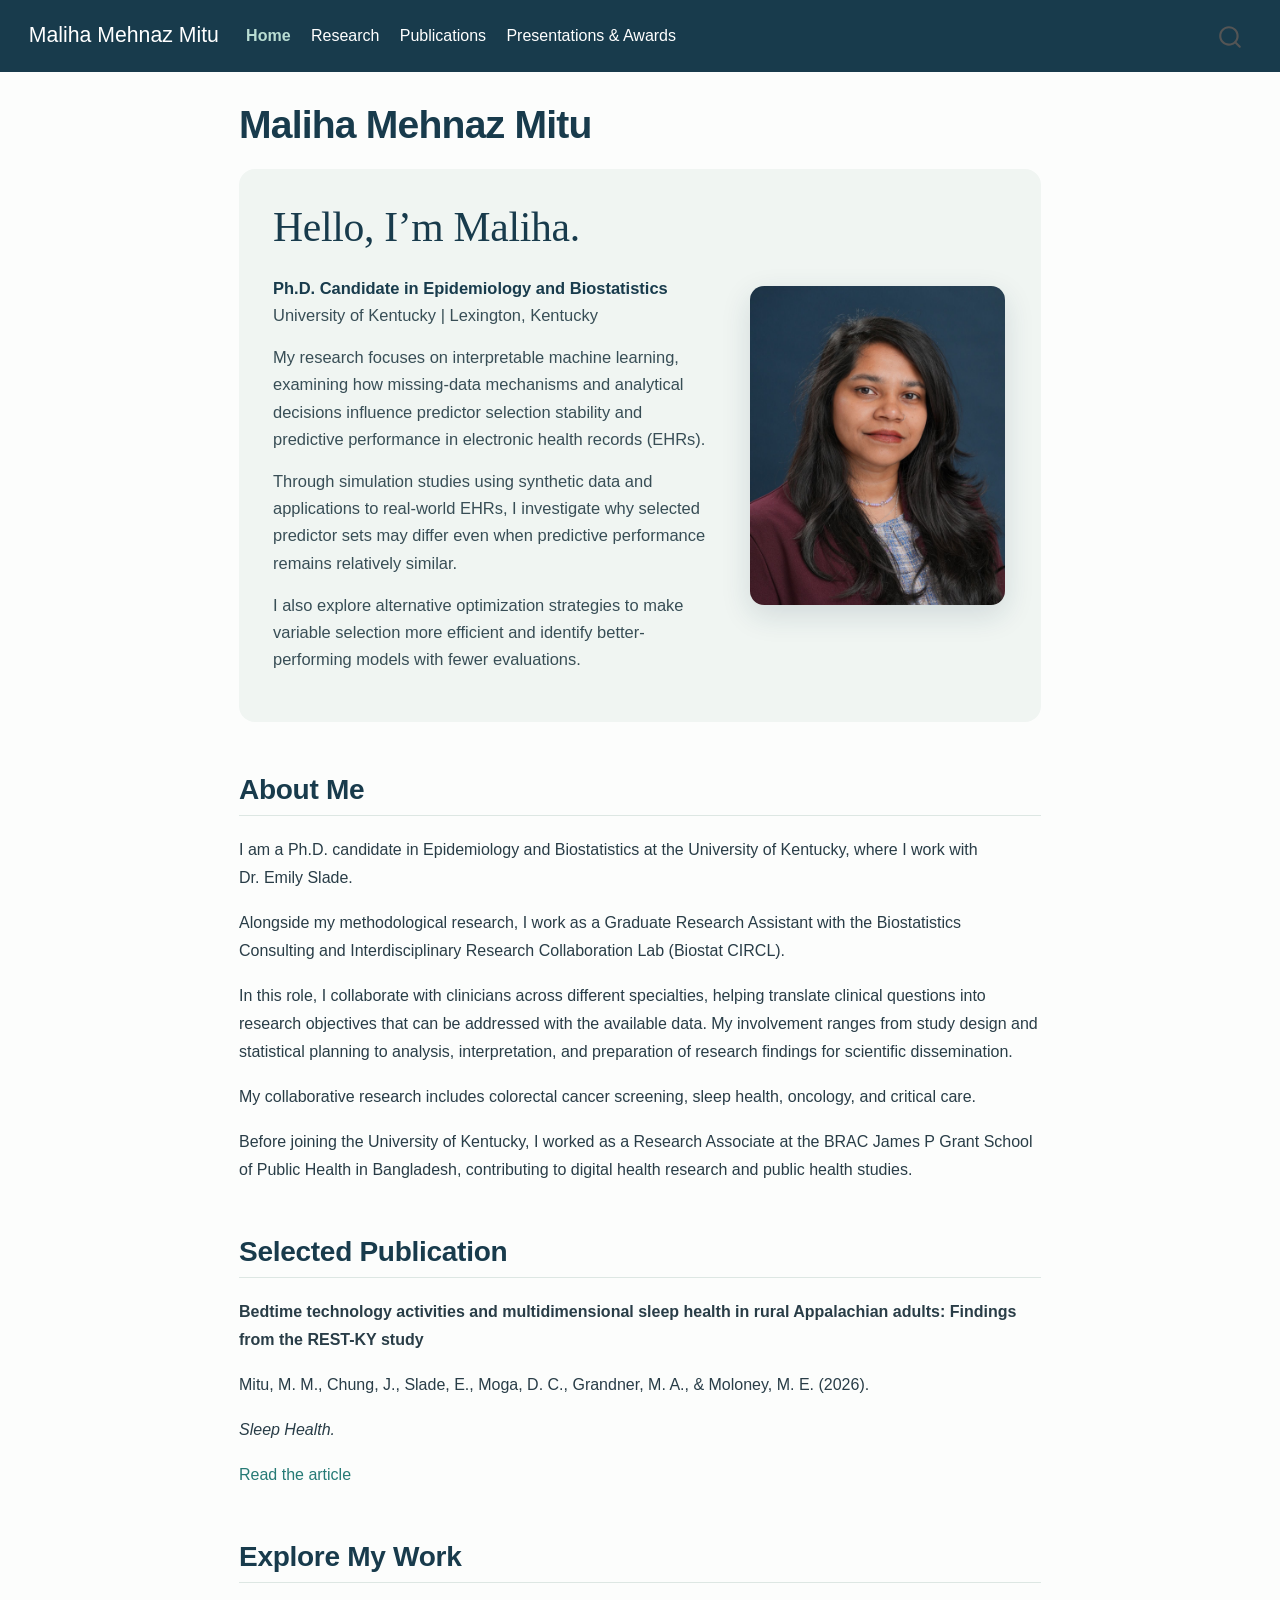
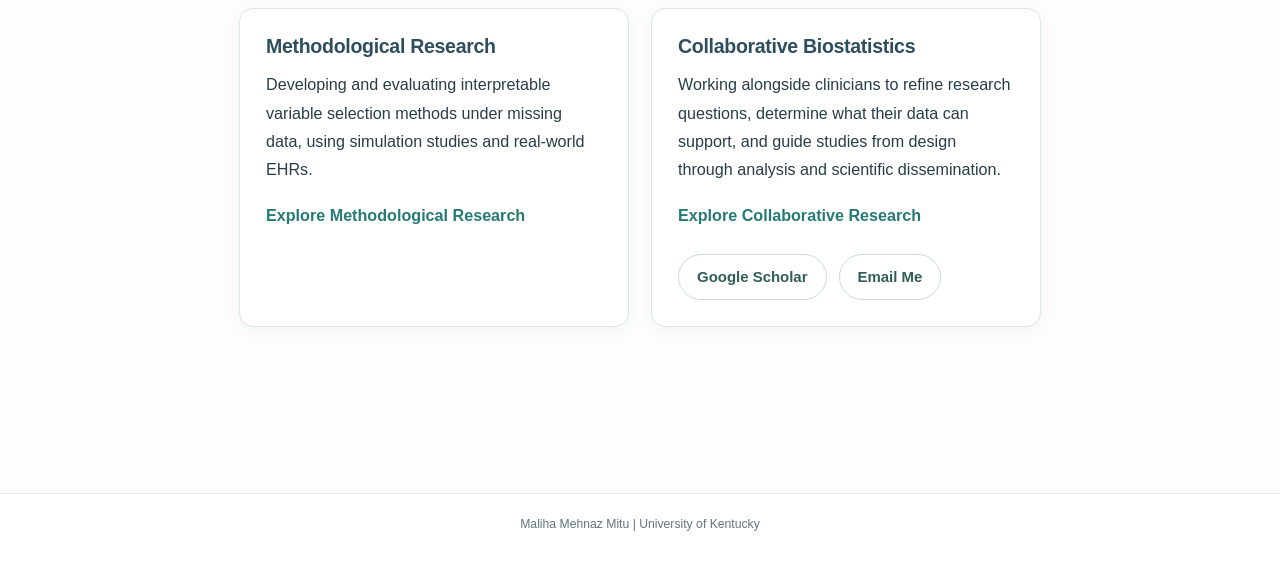
<file: index.html>
<!DOCTYPE html>
<html xmlns="http://www.w3.org/1999/xhtml" lang="en" xml:lang="en"><head>

<meta charset="utf-8">
<meta name="generator" content="quarto-1.7.32">

<meta name="viewport" content="width=device-width, initial-scale=1.0, user-scalable=yes">


<title>Maliha Mehnaz Mitu</title>
<style>
code{white-space: pre-wrap;}
span.smallcaps{font-variant: small-caps;}
div.columns{display: flex; gap: min(4vw, 1.5em);}
div.column{flex: auto; overflow-x: auto;}
div.hanging-indent{margin-left: 1.5em; text-indent: -1.5em;}
ul.task-list{list-style: none;}
ul.task-list li input[type="checkbox"] {
  width: 0.8em;
  margin: 0 0.8em 0.2em -1em; /* quarto-specific, see https://github.com/quarto-dev/quarto-cli/issues/4556 */ 
  vertical-align: middle;
}
</style>


<script src="site_libs/quarto-nav/quarto-nav.js"></script>
<script src="site_libs/quarto-nav/headroom.min.js"></script>
<script src="site_libs/clipboard/clipboard.min.js"></script>
<script src="site_libs/quarto-search/autocomplete.umd.js"></script>
<script src="site_libs/quarto-search/fuse.min.js"></script>
<script src="site_libs/quarto-search/quarto-search.js"></script>
<meta name="quarto:offset" content="./">
<script src="site_libs/quarto-html/quarto.js" type="module"></script>
<script src="site_libs/quarto-html/tabsets/tabsets.js" type="module"></script>
<script src="site_libs/quarto-html/popper.min.js"></script>
<script src="site_libs/quarto-html/tippy.umd.min.js"></script>
<script src="site_libs/quarto-html/anchor.min.js"></script>
<link href="site_libs/quarto-html/tippy.css" rel="stylesheet">
<link href="site_libs/quarto-html/quarto-syntax-highlighting-37eea08aefeeee20ff55810ff984fec1.css" rel="stylesheet" id="quarto-text-highlighting-styles">
<script src="site_libs/bootstrap/bootstrap.min.js"></script>
<link href="site_libs/bootstrap/bootstrap-icons.css" rel="stylesheet">
<link href="site_libs/bootstrap/bootstrap-576e3046620f543f50f94cc14fea882b.min.css" rel="stylesheet" append-hash="true" id="quarto-bootstrap" data-mode="light">
<script id="quarto-search-options" type="application/json">{
  "location": "navbar",
  "copy-button": false,
  "collapse-after": 3,
  "panel-placement": "end",
  "type": "overlay",
  "limit": 50,
  "keyboard-shortcut": [
    "f",
    "/",
    "s"
  ],
  "show-item-context": false,
  "language": {
    "search-no-results-text": "No results",
    "search-matching-documents-text": "matching documents",
    "search-copy-link-title": "Copy link to search",
    "search-hide-matches-text": "Hide additional matches",
    "search-more-match-text": "more match in this document",
    "search-more-matches-text": "more matches in this document",
    "search-clear-button-title": "Clear",
    "search-text-placeholder": "",
    "search-detached-cancel-button-title": "Cancel",
    "search-submit-button-title": "Submit",
    "search-label": "Search"
  }
}</script>
<style>html{ scroll-behavior: smooth; }</style>


<link rel="stylesheet" href="styles.css">
</head>

<body class="nav-fixed fullcontent quarto-light">

<div id="quarto-search-results"></div>
  <header id="quarto-header" class="headroom fixed-top">
    <nav class="navbar navbar-expand-lg " data-bs-theme="dark">
      <div class="navbar-container container-fluid">
      <div class="navbar-brand-container mx-auto">
    <a class="navbar-brand" href="./index.html">
    <span class="navbar-title">Maliha Mehnaz Mitu</span>
    </a>
  </div>
            <div id="quarto-search" class="" title="Search"></div>
          <button class="navbar-toggler" type="button" data-bs-toggle="collapse" data-bs-target="#navbarCollapse" aria-controls="navbarCollapse" role="menu" aria-expanded="false" aria-label="Toggle navigation" onclick="if (window.quartoToggleHeadroom) { window.quartoToggleHeadroom(); }">
  <span class="navbar-toggler-icon"></span>
</button>
          <div class="collapse navbar-collapse" id="navbarCollapse">
            <ul class="navbar-nav navbar-nav-scroll me-auto">
  <li class="nav-item">
    <a class="nav-link active" href="./index.html" aria-current="page"> 
<span class="menu-text">Home</span></a>
  </li>  
  <li class="nav-item">
    <a class="nav-link" href="./research.html"> 
<span class="menu-text">Research</span></a>
  </li>  
  <li class="nav-item">
    <a class="nav-link" href="./publications.html"> 
<span class="menu-text">Publications</span></a>
  </li>  
  <li class="nav-item">
    <a class="nav-link" href="./presentations.html"> 
<span class="menu-text">Presentations &amp; Awards</span></a>
  </li>  
</ul>
          </div> <!-- /navcollapse -->
            <div class="quarto-navbar-tools">
</div>
      </div> <!-- /container-fluid -->
    </nav>
</header>
<!-- content -->
<div id="quarto-content" class="quarto-container page-columns page-rows-contents page-layout-article page-navbar">
<!-- sidebar -->
<!-- margin-sidebar -->
    
<!-- main -->
<main class="content" id="quarto-document-content"><header id="title-block-header" class="quarto-title-block"><h1 class="title display-7">Maliha Mehnaz Mitu</h1></header>

<header id="title-block-header">


</header>


<div class="home-hero">
<div class="hero-layout">
<section id="hello-im-maliha." class="level2 hero-text">
<h2 class="anchored" data-anchor-id="hello-im-maliha.">Hello, I’m Maliha.</h2>
<p><strong>Ph.D.&nbsp;Candidate in Epidemiology and Biostatistics</strong><br>
University of Kentucky | Lexington, Kentucky</p>
<p>My research focuses on interpretable machine learning, examining how missing-data mechanisms and analytical decisions influence predictor selection stability and predictive performance in electronic health records (EHRs).</p>
<p>Through simulation studies using synthetic data and applications to real-world EHRs, I investigate why selected predictor sets may differ even when predictive performance remains relatively similar.</p>
<p>I also explore alternative optimization strategies to make variable selection more efficient and identify better-performing models with fewer evaluations.</p>
</section>
<div class="hero-image">
<p><img src="profile.jpg" class="profile-photo img-fluid" alt="Portrait of Maliha Mehnaz Mitu"></p>
</div>
</div>
</div>
<section id="about-me" class="level2">
<h2 class="anchored" data-anchor-id="about-me">About Me</h2>
<p>I am a Ph.D.&nbsp;candidate in Epidemiology and Biostatistics at the University of Kentucky, where I work with Dr.&nbsp;Emily Slade.</p>
<p>Alongside my methodological research, I work as a Graduate Research Assistant with the Biostatistics Consulting and Interdisciplinary Research Collaboration Lab (Biostat CIRCL).</p>
<p>In this role, I collaborate with clinicians across different specialties, helping translate clinical questions into research objectives that can be addressed with the available data. My involvement ranges from study design and statistical planning to analysis, interpretation, and preparation of research findings for scientific dissemination.</p>
<p>My collaborative research includes colorectal cancer screening, sleep health, oncology, and critical care.</p>
<p>Before joining the University of Kentucky, I worked as a Research Associate at the BRAC James P Grant School of Public Health in Bangladesh, contributing to digital health research and public health studies.</p>
</section>
<section id="selected-publication" class="level2">
<h2 class="anchored" data-anchor-id="selected-publication">Selected Publication</h2>
<p><strong>Bedtime technology activities and multidimensional sleep health in rural Appalachian adults: Findings from the REST-KY study</strong></p>
<p>Mitu, M. M., Chung, J., Slade, E., Moga, D. C., Grandner, M. A., &amp; Moloney, M. E. (2026).</p>
<p><em>Sleep Health.</em></p>
<p><a href="https://doi.org/10.1016/j.sleh.2026.09.019">Read the article</a></p>
</section>
<section id="explore-my-work" class="level2">
<h2 class="anchored" data-anchor-id="explore-my-work">Explore My Work</h2>
<div class="home-highlights">
<section id="methodological-research" class="level3 home-highlight">
<h3 class="anchored" data-anchor-id="methodological-research">Methodological Research</h3>
<p>Developing and evaluating interpretable variable selection methods under missing data, using simulation studies and real-world EHRs.</p>
<p><a href="./research.html">Explore Methodological Research</a></p>
</section>
<section id="collaborative-biostatistics" class="level3 home-highlight">
<h3 class="anchored" data-anchor-id="collaborative-biostatistics">Collaborative Biostatistics</h3>
<p>Working alongside clinicians to refine research questions, determine what their data can support, and guide studies from design through analysis and scientific dissemination.</p>
<p><a href="./research.html">Explore Collaborative Research</a></p>
<div class="profile-links">
<p><a href="https://scholar.google.com/citations?user=oYXMXXwAAAAJ&amp;hl=en" class="profile-button">Google Scholar</a></p>
<p><a href="mailto:maliha.mitu@uky.edu" class="profile-button">Email Me</a></p>
</div>
</section>
</div>


</section>

</main> <!-- /main -->
<script id="quarto-html-after-body" type="application/javascript">
  window.document.addEventListener("DOMContentLoaded", function (event) {
    const icon = "";
    const anchorJS = new window.AnchorJS();
    anchorJS.options = {
      placement: 'right',
      icon: icon
    };
    anchorJS.add('.anchored');
    const isCodeAnnotation = (el) => {
      for (const clz of el.classList) {
        if (clz.startsWith('code-annotation-')) {                     
          return true;
        }
      }
      return false;
    }
    const onCopySuccess = function(e) {
      // button target
      const button = e.trigger;
      // don't keep focus
      button.blur();
      // flash "checked"
      button.classList.add('code-copy-button-checked');
      var currentTitle = button.getAttribute("title");
      button.setAttribute("title", "Copied!");
      let tooltip;
      if (window.bootstrap) {
        button.setAttribute("data-bs-toggle", "tooltip");
        button.setAttribute("data-bs-placement", "left");
        button.setAttribute("data-bs-title", "Copied!");
        tooltip = new bootstrap.Tooltip(button, 
          { trigger: "manual", 
            customClass: "code-copy-button-tooltip",
            offset: [0, -8]});
        tooltip.show();    
      }
      setTimeout(function() {
        if (tooltip) {
          tooltip.hide();
          button.removeAttribute("data-bs-title");
          button.removeAttribute("data-bs-toggle");
          button.removeAttribute("data-bs-placement");
        }
        button.setAttribute("title", currentTitle);
        button.classList.remove('code-copy-button-checked');
      }, 1000);
      // clear code selection
      e.clearSelection();
    }
    const getTextToCopy = function(trigger) {
        const codeEl = trigger.previousElementSibling.cloneNode(true);
        for (const childEl of codeEl.children) {
          if (isCodeAnnotation(childEl)) {
            childEl.remove();
          }
        }
        return codeEl.innerText;
    }
    const clipboard = new window.ClipboardJS('.code-copy-button:not([data-in-quarto-modal])', {
      text: getTextToCopy
    });
    clipboard.on('success', onCopySuccess);
    if (window.document.getElementById('quarto-embedded-source-code-modal')) {
      const clipboardModal = new window.ClipboardJS('.code-copy-button[data-in-quarto-modal]', {
        text: getTextToCopy,
        container: window.document.getElementById('quarto-embedded-source-code-modal')
      });
      clipboardModal.on('success', onCopySuccess);
    }
      var localhostRegex = new RegExp(/^(?:http|https):\/\/localhost\:?[0-9]*\//);
      var mailtoRegex = new RegExp(/^mailto:/);
        var filterRegex = new RegExp('/' + window.location.host + '/');
      var isInternal = (href) => {
          return filterRegex.test(href) || localhostRegex.test(href) || mailtoRegex.test(href);
      }
      // Inspect non-navigation links and adorn them if external
     var links = window.document.querySelectorAll('a[href]:not(.nav-link):not(.navbar-brand):not(.toc-action):not(.sidebar-link):not(.sidebar-item-toggle):not(.pagination-link):not(.no-external):not([aria-hidden]):not(.dropdown-item):not(.quarto-navigation-tool):not(.about-link)');
      for (var i=0; i<links.length; i++) {
        const link = links[i];
        if (!isInternal(link.href)) {
          // undo the damage that might have been done by quarto-nav.js in the case of
          // links that we want to consider external
          if (link.dataset.originalHref !== undefined) {
            link.href = link.dataset.originalHref;
          }
        }
      }
    function tippyHover(el, contentFn, onTriggerFn, onUntriggerFn) {
      const config = {
        allowHTML: true,
        maxWidth: 500,
        delay: 100,
        arrow: false,
        appendTo: function(el) {
            return el.parentElement;
        },
        interactive: true,
        interactiveBorder: 10,
        theme: 'quarto',
        placement: 'bottom-start',
      };
      if (contentFn) {
        config.content = contentFn;
      }
      if (onTriggerFn) {
        config.onTrigger = onTriggerFn;
      }
      if (onUntriggerFn) {
        config.onUntrigger = onUntriggerFn;
      }
      window.tippy(el, config); 
    }
    const noterefs = window.document.querySelectorAll('a[role="doc-noteref"]');
    for (var i=0; i<noterefs.length; i++) {
      const ref = noterefs[i];
      tippyHover(ref, function() {
        // use id or data attribute instead here
        let href = ref.getAttribute('data-footnote-href') || ref.getAttribute('href');
        try { href = new URL(href).hash; } catch {}
        const id = href.replace(/^#\/?/, "");
        const note = window.document.getElementById(id);
        if (note) {
          return note.innerHTML;
        } else {
          return "";
        }
      });
    }
    const xrefs = window.document.querySelectorAll('a.quarto-xref');
    const processXRef = (id, note) => {
      // Strip column container classes
      const stripColumnClz = (el) => {
        el.classList.remove("page-full", "page-columns");
        if (el.children) {
          for (const child of el.children) {
            stripColumnClz(child);
          }
        }
      }
      stripColumnClz(note)
      if (id === null || id.startsWith('sec-')) {
        // Special case sections, only their first couple elements
        const container = document.createElement("div");
        if (note.children && note.children.length > 2) {
          container.appendChild(note.children[0].cloneNode(true));
          for (let i = 1; i < note.children.length; i++) {
            const child = note.children[i];
            if (child.tagName === "P" && child.innerText === "") {
              continue;
            } else {
              container.appendChild(child.cloneNode(true));
              break;
            }
          }
          if (window.Quarto?.typesetMath) {
            window.Quarto.typesetMath(container);
          }
          return container.innerHTML
        } else {
          if (window.Quarto?.typesetMath) {
            window.Quarto.typesetMath(note);
          }
          return note.innerHTML;
        }
      } else {
        // Remove any anchor links if they are present
        const anchorLink = note.querySelector('a.anchorjs-link');
        if (anchorLink) {
          anchorLink.remove();
        }
        if (window.Quarto?.typesetMath) {
          window.Quarto.typesetMath(note);
        }
        if (note.classList.contains("callout")) {
          return note.outerHTML;
        } else {
          return note.innerHTML;
        }
      }
    }
    for (var i=0; i<xrefs.length; i++) {
      const xref = xrefs[i];
      tippyHover(xref, undefined, function(instance) {
        instance.disable();
        let url = xref.getAttribute('href');
        let hash = undefined; 
        if (url.startsWith('#')) {
          hash = url;
        } else {
          try { hash = new URL(url).hash; } catch {}
        }
        if (hash) {
          const id = hash.replace(/^#\/?/, "");
          const note = window.document.getElementById(id);
          if (note !== null) {
            try {
              const html = processXRef(id, note.cloneNode(true));
              instance.setContent(html);
            } finally {
              instance.enable();
              instance.show();
            }
          } else {
            // See if we can fetch this
            fetch(url.split('#')[0])
            .then(res => res.text())
            .then(html => {
              const parser = new DOMParser();
              const htmlDoc = parser.parseFromString(html, "text/html");
              const note = htmlDoc.getElementById(id);
              if (note !== null) {
                const html = processXRef(id, note);
                instance.setContent(html);
              } 
            }).finally(() => {
              instance.enable();
              instance.show();
            });
          }
        } else {
          // See if we can fetch a full url (with no hash to target)
          // This is a special case and we should probably do some content thinning / targeting
          fetch(url)
          .then(res => res.text())
          .then(html => {
            const parser = new DOMParser();
            const htmlDoc = parser.parseFromString(html, "text/html");
            const note = htmlDoc.querySelector('main.content');
            if (note !== null) {
              // This should only happen for chapter cross references
              // (since there is no id in the URL)
              // remove the first header
              if (note.children.length > 0 && note.children[0].tagName === "HEADER") {
                note.children[0].remove();
              }
              const html = processXRef(null, note);
              instance.setContent(html);
            } 
          }).finally(() => {
            instance.enable();
            instance.show();
          });
        }
      }, function(instance) {
      });
    }
        let selectedAnnoteEl;
        const selectorForAnnotation = ( cell, annotation) => {
          let cellAttr = 'data-code-cell="' + cell + '"';
          let lineAttr = 'data-code-annotation="' +  annotation + '"';
          const selector = 'span[' + cellAttr + '][' + lineAttr + ']';
          return selector;
        }
        const selectCodeLines = (annoteEl) => {
          const doc = window.document;
          const targetCell = annoteEl.getAttribute("data-target-cell");
          const targetAnnotation = annoteEl.getAttribute("data-target-annotation");
          const annoteSpan = window.document.querySelector(selectorForAnnotation(targetCell, targetAnnotation));
          const lines = annoteSpan.getAttribute("data-code-lines").split(",");
          const lineIds = lines.map((line) => {
            return targetCell + "-" + line;
          })
          let top = null;
          let height = null;
          let parent = null;
          if (lineIds.length > 0) {
              //compute the position of the single el (top and bottom and make a div)
              const el = window.document.getElementById(lineIds[0]);
              top = el.offsetTop;
              height = el.offsetHeight;
              parent = el.parentElement.parentElement;
            if (lineIds.length > 1) {
              const lastEl = window.document.getElementById(lineIds[lineIds.length - 1]);
              const bottom = lastEl.offsetTop + lastEl.offsetHeight;
              height = bottom - top;
            }
            if (top !== null && height !== null && parent !== null) {
              // cook up a div (if necessary) and position it 
              let div = window.document.getElementById("code-annotation-line-highlight");
              if (div === null) {
                div = window.document.createElement("div");
                div.setAttribute("id", "code-annotation-line-highlight");
                div.style.position = 'absolute';
                parent.appendChild(div);
              }
              div.style.top = top - 2 + "px";
              div.style.height = height + 4 + "px";
              div.style.left = 0;
              let gutterDiv = window.document.getElementById("code-annotation-line-highlight-gutter");
              if (gutterDiv === null) {
                gutterDiv = window.document.createElement("div");
                gutterDiv.setAttribute("id", "code-annotation-line-highlight-gutter");
                gutterDiv.style.position = 'absolute';
                const codeCell = window.document.getElementById(targetCell);
                const gutter = codeCell.querySelector('.code-annotation-gutter');
                gutter.appendChild(gutterDiv);
              }
              gutterDiv.style.top = top - 2 + "px";
              gutterDiv.style.height = height + 4 + "px";
            }
            selectedAnnoteEl = annoteEl;
          }
        };
        const unselectCodeLines = () => {
          const elementsIds = ["code-annotation-line-highlight", "code-annotation-line-highlight-gutter"];
          elementsIds.forEach((elId) => {
            const div = window.document.getElementById(elId);
            if (div) {
              div.remove();
            }
          });
          selectedAnnoteEl = undefined;
        };
          // Handle positioning of the toggle
      window.addEventListener(
        "resize",
        throttle(() => {
          elRect = undefined;
          if (selectedAnnoteEl) {
            selectCodeLines(selectedAnnoteEl);
          }
        }, 10)
      );
      function throttle(fn, ms) {
      let throttle = false;
      let timer;
        return (...args) => {
          if(!throttle) { // first call gets through
              fn.apply(this, args);
              throttle = true;
          } else { // all the others get throttled
              if(timer) clearTimeout(timer); // cancel #2
              timer = setTimeout(() => {
                fn.apply(this, args);
                timer = throttle = false;
              }, ms);
          }
        };
      }
        // Attach click handler to the DT
        const annoteDls = window.document.querySelectorAll('dt[data-target-cell]');
        for (const annoteDlNode of annoteDls) {
          annoteDlNode.addEventListener('click', (event) => {
            const clickedEl = event.target;
            if (clickedEl !== selectedAnnoteEl) {
              unselectCodeLines();
              const activeEl = window.document.querySelector('dt[data-target-cell].code-annotation-active');
              if (activeEl) {
                activeEl.classList.remove('code-annotation-active');
              }
              selectCodeLines(clickedEl);
              clickedEl.classList.add('code-annotation-active');
            } else {
              // Unselect the line
              unselectCodeLines();
              clickedEl.classList.remove('code-annotation-active');
            }
          });
        }
    const findCites = (el) => {
      const parentEl = el.parentElement;
      if (parentEl) {
        const cites = parentEl.dataset.cites;
        if (cites) {
          return {
            el,
            cites: cites.split(' ')
          };
        } else {
          return findCites(el.parentElement)
        }
      } else {
        return undefined;
      }
    };
    var bibliorefs = window.document.querySelectorAll('a[role="doc-biblioref"]');
    for (var i=0; i<bibliorefs.length; i++) {
      const ref = bibliorefs[i];
      const citeInfo = findCites(ref);
      if (citeInfo) {
        tippyHover(citeInfo.el, function() {
          var popup = window.document.createElement('div');
          citeInfo.cites.forEach(function(cite) {
            var citeDiv = window.document.createElement('div');
            citeDiv.classList.add('hanging-indent');
            citeDiv.classList.add('csl-entry');
            var biblioDiv = window.document.getElementById('ref-' + cite);
            if (biblioDiv) {
              citeDiv.innerHTML = biblioDiv.innerHTML;
            }
            popup.appendChild(citeDiv);
          });
          return popup.innerHTML;
        });
      }
    }
  });
  </script>
</div> <!-- /content -->
<footer class="footer">
  <div class="nav-footer">
    <div class="nav-footer-left">
      &nbsp;
    </div>   
    <div class="nav-footer-center">
<p>Maliha Mehnaz Mitu | University of Kentucky</p>
</div>
    <div class="nav-footer-right">
      &nbsp;
    </div>
  </div>
</footer>




<script src="site_libs/quarto-html/zenscroll-min.js"></script>
</body></html>
</file>
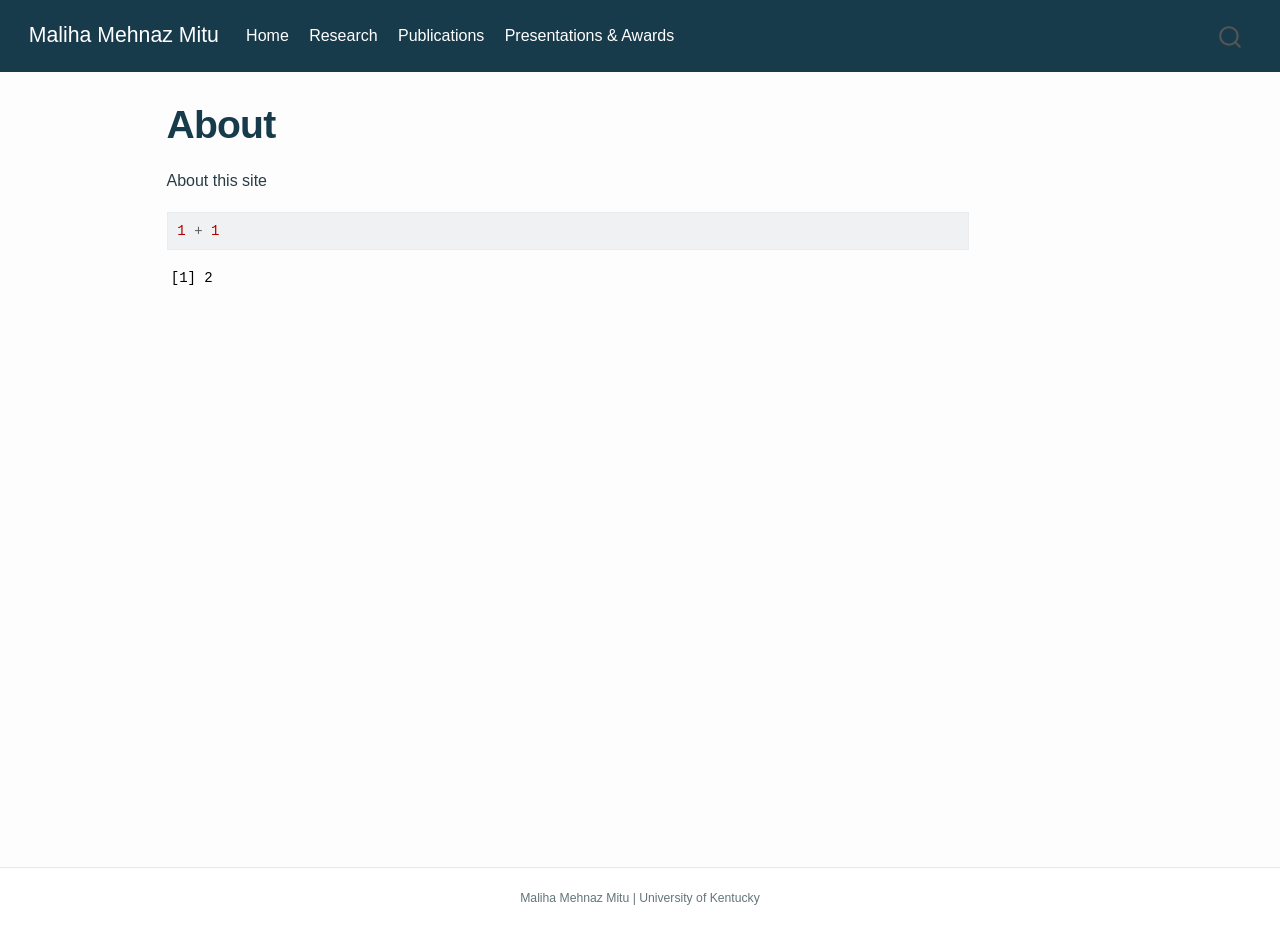
<file: about.html>
<!DOCTYPE html>
<html xmlns="http://www.w3.org/1999/xhtml" lang="en" xml:lang="en"><head>

<meta charset="utf-8">
<meta name="generator" content="quarto-1.7.32">

<meta name="viewport" content="width=device-width, initial-scale=1.0, user-scalable=yes">


<title>About – Maliha Mehnaz Mitu</title>
<style>
code{white-space: pre-wrap;}
span.smallcaps{font-variant: small-caps;}
div.columns{display: flex; gap: min(4vw, 1.5em);}
div.column{flex: auto; overflow-x: auto;}
div.hanging-indent{margin-left: 1.5em; text-indent: -1.5em;}
ul.task-list{list-style: none;}
ul.task-list li input[type="checkbox"] {
  width: 0.8em;
  margin: 0 0.8em 0.2em -1em; /* quarto-specific, see https://github.com/quarto-dev/quarto-cli/issues/4556 */ 
  vertical-align: middle;
}
/* CSS for syntax highlighting */
html { -webkit-text-size-adjust: 100%; }
pre > code.sourceCode { white-space: pre; position: relative; }
pre > code.sourceCode > span { display: inline-block; line-height: 1.25; }
pre > code.sourceCode > span:empty { height: 1.2em; }
.sourceCode { overflow: visible; }
code.sourceCode > span { color: inherit; text-decoration: inherit; }
div.sourceCode { margin: 1em 0; }
pre.sourceCode { margin: 0; }
@media screen {
div.sourceCode { overflow: auto; }
}
@media print {
pre > code.sourceCode { white-space: pre-wrap; }
pre > code.sourceCode > span { text-indent: -5em; padding-left: 5em; }
}
pre.numberSource code
  { counter-reset: source-line 0; }
pre.numberSource code > span
  { position: relative; left: -4em; counter-increment: source-line; }
pre.numberSource code > span > a:first-child::before
  { content: counter(source-line);
    position: relative; left: -1em; text-align: right; vertical-align: baseline;
    border: none; display: inline-block;
    -webkit-touch-callout: none; -webkit-user-select: none;
    -khtml-user-select: none; -moz-user-select: none;
    -ms-user-select: none; user-select: none;
    padding: 0 4px; width: 4em;
  }
pre.numberSource { margin-left: 3em;  padding-left: 4px; }
div.sourceCode
  {   }
@media screen {
pre > code.sourceCode > span > a:first-child::before { text-decoration: underline; }
}
</style>


<script src="site_libs/quarto-nav/quarto-nav.js"></script>
<script src="site_libs/quarto-nav/headroom.min.js"></script>
<script src="site_libs/clipboard/clipboard.min.js"></script>
<script src="site_libs/quarto-search/autocomplete.umd.js"></script>
<script src="site_libs/quarto-search/fuse.min.js"></script>
<script src="site_libs/quarto-search/quarto-search.js"></script>
<meta name="quarto:offset" content="./">
<script src="site_libs/quarto-html/quarto.js" type="module"></script>
<script src="site_libs/quarto-html/tabsets/tabsets.js" type="module"></script>
<script src="site_libs/quarto-html/popper.min.js"></script>
<script src="site_libs/quarto-html/tippy.umd.min.js"></script>
<script src="site_libs/quarto-html/anchor.min.js"></script>
<link href="site_libs/quarto-html/tippy.css" rel="stylesheet">
<link href="site_libs/quarto-html/quarto-syntax-highlighting-37eea08aefeeee20ff55810ff984fec1.css" rel="stylesheet" id="quarto-text-highlighting-styles">
<script src="site_libs/bootstrap/bootstrap.min.js"></script>
<link href="site_libs/bootstrap/bootstrap-icons.css" rel="stylesheet">
<link href="site_libs/bootstrap/bootstrap-dfb324f25d9b1687192fa8be62ac8f9c.min.css" rel="stylesheet" append-hash="true" id="quarto-bootstrap" data-mode="light">
<script id="quarto-search-options" type="application/json">{
  "location": "navbar",
  "copy-button": false,
  "collapse-after": 3,
  "panel-placement": "end",
  "type": "overlay",
  "limit": 50,
  "keyboard-shortcut": [
    "f",
    "/",
    "s"
  ],
  "show-item-context": false,
  "language": {
    "search-no-results-text": "No results",
    "search-matching-documents-text": "matching documents",
    "search-copy-link-title": "Copy link to search",
    "search-hide-matches-text": "Hide additional matches",
    "search-more-match-text": "more match in this document",
    "search-more-matches-text": "more matches in this document",
    "search-clear-button-title": "Clear",
    "search-text-placeholder": "",
    "search-detached-cancel-button-title": "Cancel",
    "search-submit-button-title": "Submit",
    "search-label": "Search"
  }
}</script>
<style>html{ scroll-behavior: smooth; }</style>


<link rel="stylesheet" href="styles.css">
</head>

<body class="nav-fixed quarto-light">

<div id="quarto-search-results"></div>
  <header id="quarto-header" class="headroom fixed-top">
    <nav class="navbar navbar-expand-lg " data-bs-theme="dark">
      <div class="navbar-container container-fluid">
      <div class="navbar-brand-container mx-auto">
    <a class="navbar-brand" href="./index.html">
    <span class="navbar-title">Maliha Mehnaz Mitu</span>
    </a>
  </div>
            <div id="quarto-search" class="" title="Search"></div>
          <button class="navbar-toggler" type="button" data-bs-toggle="collapse" data-bs-target="#navbarCollapse" aria-controls="navbarCollapse" role="menu" aria-expanded="false" aria-label="Toggle navigation" onclick="if (window.quartoToggleHeadroom) { window.quartoToggleHeadroom(); }">
  <span class="navbar-toggler-icon"></span>
</button>
          <div class="collapse navbar-collapse" id="navbarCollapse">
            <ul class="navbar-nav navbar-nav-scroll me-auto">
  <li class="nav-item">
    <a class="nav-link" href="./index.html"> 
<span class="menu-text">Home</span></a>
  </li>  
  <li class="nav-item">
    <a class="nav-link" href="./research.html"> 
<span class="menu-text">Research</span></a>
  </li>  
  <li class="nav-item">
    <a class="nav-link" href="./publications.html"> 
<span class="menu-text">Publications</span></a>
  </li>  
  <li class="nav-item">
    <a class="nav-link" href="./presentations.html"> 
<span class="menu-text">Presentations &amp; Awards</span></a>
  </li>  
</ul>
          </div> <!-- /navcollapse -->
            <div class="quarto-navbar-tools">
</div>
      </div> <!-- /container-fluid -->
    </nav>
</header>
<!-- content -->
<div id="quarto-content" class="quarto-container page-columns page-rows-contents page-layout-article page-navbar">
<!-- sidebar -->
<!-- margin-sidebar -->
    <div id="quarto-margin-sidebar" class="sidebar margin-sidebar zindex-bottom">
        
    </div>
<!-- main -->
<main class="content" id="quarto-document-content">

<header id="title-block-header" class="quarto-title-block default">
<div class="quarto-title">
<h1 class="title">About</h1>
</div>



<div class="quarto-title-meta">

    
  
    
  </div>
  


</header>


<p>About this site</p>
<div class="cell">
<div class="sourceCode cell-code" id="cb1"><pre class="sourceCode r code-with-copy"><code class="sourceCode r"><span id="cb1-1"><a href="#cb1-1" aria-hidden="true" tabindex="-1"></a><span class="dv">1</span> <span class="sc">+</span> <span class="dv">1</span></span></code><button title="Copy to Clipboard" class="code-copy-button"><i class="bi"></i></button></pre></div>
<div class="cell-output cell-output-stdout">
<pre><code>[1] 2</code></pre>
</div>
</div>



</main> <!-- /main -->
<script id="quarto-html-after-body" type="application/javascript">
  window.document.addEventListener("DOMContentLoaded", function (event) {
    const icon = "";
    const anchorJS = new window.AnchorJS();
    anchorJS.options = {
      placement: 'right',
      icon: icon
    };
    anchorJS.add('.anchored');
    const isCodeAnnotation = (el) => {
      for (const clz of el.classList) {
        if (clz.startsWith('code-annotation-')) {                     
          return true;
        }
      }
      return false;
    }
    const onCopySuccess = function(e) {
      // button target
      const button = e.trigger;
      // don't keep focus
      button.blur();
      // flash "checked"
      button.classList.add('code-copy-button-checked');
      var currentTitle = button.getAttribute("title");
      button.setAttribute("title", "Copied!");
      let tooltip;
      if (window.bootstrap) {
        button.setAttribute("data-bs-toggle", "tooltip");
        button.setAttribute("data-bs-placement", "left");
        button.setAttribute("data-bs-title", "Copied!");
        tooltip = new bootstrap.Tooltip(button, 
          { trigger: "manual", 
            customClass: "code-copy-button-tooltip",
            offset: [0, -8]});
        tooltip.show();    
      }
      setTimeout(function() {
        if (tooltip) {
          tooltip.hide();
          button.removeAttribute("data-bs-title");
          button.removeAttribute("data-bs-toggle");
          button.removeAttribute("data-bs-placement");
        }
        button.setAttribute("title", currentTitle);
        button.classList.remove('code-copy-button-checked');
      }, 1000);
      // clear code selection
      e.clearSelection();
    }
    const getTextToCopy = function(trigger) {
        const codeEl = trigger.previousElementSibling.cloneNode(true);
        for (const childEl of codeEl.children) {
          if (isCodeAnnotation(childEl)) {
            childEl.remove();
          }
        }
        return codeEl.innerText;
    }
    const clipboard = new window.ClipboardJS('.code-copy-button:not([data-in-quarto-modal])', {
      text: getTextToCopy
    });
    clipboard.on('success', onCopySuccess);
    if (window.document.getElementById('quarto-embedded-source-code-modal')) {
      const clipboardModal = new window.ClipboardJS('.code-copy-button[data-in-quarto-modal]', {
        text: getTextToCopy,
        container: window.document.getElementById('quarto-embedded-source-code-modal')
      });
      clipboardModal.on('success', onCopySuccess);
    }
      var localhostRegex = new RegExp(/^(?:http|https):\/\/localhost\:?[0-9]*\//);
      var mailtoRegex = new RegExp(/^mailto:/);
        var filterRegex = new RegExp('/' + window.location.host + '/');
      var isInternal = (href) => {
          return filterRegex.test(href) || localhostRegex.test(href) || mailtoRegex.test(href);
      }
      // Inspect non-navigation links and adorn them if external
     var links = window.document.querySelectorAll('a[href]:not(.nav-link):not(.navbar-brand):not(.toc-action):not(.sidebar-link):not(.sidebar-item-toggle):not(.pagination-link):not(.no-external):not([aria-hidden]):not(.dropdown-item):not(.quarto-navigation-tool):not(.about-link)');
      for (var i=0; i<links.length; i++) {
        const link = links[i];
        if (!isInternal(link.href)) {
          // undo the damage that might have been done by quarto-nav.js in the case of
          // links that we want to consider external
          if (link.dataset.originalHref !== undefined) {
            link.href = link.dataset.originalHref;
          }
        }
      }
    function tippyHover(el, contentFn, onTriggerFn, onUntriggerFn) {
      const config = {
        allowHTML: true,
        maxWidth: 500,
        delay: 100,
        arrow: false,
        appendTo: function(el) {
            return el.parentElement;
        },
        interactive: true,
        interactiveBorder: 10,
        theme: 'quarto',
        placement: 'bottom-start',
      };
      if (contentFn) {
        config.content = contentFn;
      }
      if (onTriggerFn) {
        config.onTrigger = onTriggerFn;
      }
      if (onUntriggerFn) {
        config.onUntrigger = onUntriggerFn;
      }
      window.tippy(el, config); 
    }
    const noterefs = window.document.querySelectorAll('a[role="doc-noteref"]');
    for (var i=0; i<noterefs.length; i++) {
      const ref = noterefs[i];
      tippyHover(ref, function() {
        // use id or data attribute instead here
        let href = ref.getAttribute('data-footnote-href') || ref.getAttribute('href');
        try { href = new URL(href).hash; } catch {}
        const id = href.replace(/^#\/?/, "");
        const note = window.document.getElementById(id);
        if (note) {
          return note.innerHTML;
        } else {
          return "";
        }
      });
    }
    const xrefs = window.document.querySelectorAll('a.quarto-xref');
    const processXRef = (id, note) => {
      // Strip column container classes
      const stripColumnClz = (el) => {
        el.classList.remove("page-full", "page-columns");
        if (el.children) {
          for (const child of el.children) {
            stripColumnClz(child);
          }
        }
      }
      stripColumnClz(note)
      if (id === null || id.startsWith('sec-')) {
        // Special case sections, only their first couple elements
        const container = document.createElement("div");
        if (note.children && note.children.length > 2) {
          container.appendChild(note.children[0].cloneNode(true));
          for (let i = 1; i < note.children.length; i++) {
            const child = note.children[i];
            if (child.tagName === "P" && child.innerText === "") {
              continue;
            } else {
              container.appendChild(child.cloneNode(true));
              break;
            }
          }
          if (window.Quarto?.typesetMath) {
            window.Quarto.typesetMath(container);
          }
          return container.innerHTML
        } else {
          if (window.Quarto?.typesetMath) {
            window.Quarto.typesetMath(note);
          }
          return note.innerHTML;
        }
      } else {
        // Remove any anchor links if they are present
        const anchorLink = note.querySelector('a.anchorjs-link');
        if (anchorLink) {
          anchorLink.remove();
        }
        if (window.Quarto?.typesetMath) {
          window.Quarto.typesetMath(note);
        }
        if (note.classList.contains("callout")) {
          return note.outerHTML;
        } else {
          return note.innerHTML;
        }
      }
    }
    for (var i=0; i<xrefs.length; i++) {
      const xref = xrefs[i];
      tippyHover(xref, undefined, function(instance) {
        instance.disable();
        let url = xref.getAttribute('href');
        let hash = undefined; 
        if (url.startsWith('#')) {
          hash = url;
        } else {
          try { hash = new URL(url).hash; } catch {}
        }
        if (hash) {
          const id = hash.replace(/^#\/?/, "");
          const note = window.document.getElementById(id);
          if (note !== null) {
            try {
              const html = processXRef(id, note.cloneNode(true));
              instance.setContent(html);
            } finally {
              instance.enable();
              instance.show();
            }
          } else {
            // See if we can fetch this
            fetch(url.split('#')[0])
            .then(res => res.text())
            .then(html => {
              const parser = new DOMParser();
              const htmlDoc = parser.parseFromString(html, "text/html");
              const note = htmlDoc.getElementById(id);
              if (note !== null) {
                const html = processXRef(id, note);
                instance.setContent(html);
              } 
            }).finally(() => {
              instance.enable();
              instance.show();
            });
          }
        } else {
          // See if we can fetch a full url (with no hash to target)
          // This is a special case and we should probably do some content thinning / targeting
          fetch(url)
          .then(res => res.text())
          .then(html => {
            const parser = new DOMParser();
            const htmlDoc = parser.parseFromString(html, "text/html");
            const note = htmlDoc.querySelector('main.content');
            if (note !== null) {
              // This should only happen for chapter cross references
              // (since there is no id in the URL)
              // remove the first header
              if (note.children.length > 0 && note.children[0].tagName === "HEADER") {
                note.children[0].remove();
              }
              const html = processXRef(null, note);
              instance.setContent(html);
            } 
          }).finally(() => {
            instance.enable();
            instance.show();
          });
        }
      }, function(instance) {
      });
    }
        let selectedAnnoteEl;
        const selectorForAnnotation = ( cell, annotation) => {
          let cellAttr = 'data-code-cell="' + cell + '"';
          let lineAttr = 'data-code-annotation="' +  annotation + '"';
          const selector = 'span[' + cellAttr + '][' + lineAttr + ']';
          return selector;
        }
        const selectCodeLines = (annoteEl) => {
          const doc = window.document;
          const targetCell = annoteEl.getAttribute("data-target-cell");
          const targetAnnotation = annoteEl.getAttribute("data-target-annotation");
          const annoteSpan = window.document.querySelector(selectorForAnnotation(targetCell, targetAnnotation));
          const lines = annoteSpan.getAttribute("data-code-lines").split(",");
          const lineIds = lines.map((line) => {
            return targetCell + "-" + line;
          })
          let top = null;
          let height = null;
          let parent = null;
          if (lineIds.length > 0) {
              //compute the position of the single el (top and bottom and make a div)
              const el = window.document.getElementById(lineIds[0]);
              top = el.offsetTop;
              height = el.offsetHeight;
              parent = el.parentElement.parentElement;
            if (lineIds.length > 1) {
              const lastEl = window.document.getElementById(lineIds[lineIds.length - 1]);
              const bottom = lastEl.offsetTop + lastEl.offsetHeight;
              height = bottom - top;
            }
            if (top !== null && height !== null && parent !== null) {
              // cook up a div (if necessary) and position it 
              let div = window.document.getElementById("code-annotation-line-highlight");
              if (div === null) {
                div = window.document.createElement("div");
                div.setAttribute("id", "code-annotation-line-highlight");
                div.style.position = 'absolute';
                parent.appendChild(div);
              }
              div.style.top = top - 2 + "px";
              div.style.height = height + 4 + "px";
              div.style.left = 0;
              let gutterDiv = window.document.getElementById("code-annotation-line-highlight-gutter");
              if (gutterDiv === null) {
                gutterDiv = window.document.createElement("div");
                gutterDiv.setAttribute("id", "code-annotation-line-highlight-gutter");
                gutterDiv.style.position = 'absolute';
                const codeCell = window.document.getElementById(targetCell);
                const gutter = codeCell.querySelector('.code-annotation-gutter');
                gutter.appendChild(gutterDiv);
              }
              gutterDiv.style.top = top - 2 + "px";
              gutterDiv.style.height = height + 4 + "px";
            }
            selectedAnnoteEl = annoteEl;
          }
        };
        const unselectCodeLines = () => {
          const elementsIds = ["code-annotation-line-highlight", "code-annotation-line-highlight-gutter"];
          elementsIds.forEach((elId) => {
            const div = window.document.getElementById(elId);
            if (div) {
              div.remove();
            }
          });
          selectedAnnoteEl = undefined;
        };
          // Handle positioning of the toggle
      window.addEventListener(
        "resize",
        throttle(() => {
          elRect = undefined;
          if (selectedAnnoteEl) {
            selectCodeLines(selectedAnnoteEl);
          }
        }, 10)
      );
      function throttle(fn, ms) {
      let throttle = false;
      let timer;
        return (...args) => {
          if(!throttle) { // first call gets through
              fn.apply(this, args);
              throttle = true;
          } else { // all the others get throttled
              if(timer) clearTimeout(timer); // cancel #2
              timer = setTimeout(() => {
                fn.apply(this, args);
                timer = throttle = false;
              }, ms);
          }
        };
      }
        // Attach click handler to the DT
        const annoteDls = window.document.querySelectorAll('dt[data-target-cell]');
        for (const annoteDlNode of annoteDls) {
          annoteDlNode.addEventListener('click', (event) => {
            const clickedEl = event.target;
            if (clickedEl !== selectedAnnoteEl) {
              unselectCodeLines();
              const activeEl = window.document.querySelector('dt[data-target-cell].code-annotation-active');
              if (activeEl) {
                activeEl.classList.remove('code-annotation-active');
              }
              selectCodeLines(clickedEl);
              clickedEl.classList.add('code-annotation-active');
            } else {
              // Unselect the line
              unselectCodeLines();
              clickedEl.classList.remove('code-annotation-active');
            }
          });
        }
    const findCites = (el) => {
      const parentEl = el.parentElement;
      if (parentEl) {
        const cites = parentEl.dataset.cites;
        if (cites) {
          return {
            el,
            cites: cites.split(' ')
          };
        } else {
          return findCites(el.parentElement)
        }
      } else {
        return undefined;
      }
    };
    var bibliorefs = window.document.querySelectorAll('a[role="doc-biblioref"]');
    for (var i=0; i<bibliorefs.length; i++) {
      const ref = bibliorefs[i];
      const citeInfo = findCites(ref);
      if (citeInfo) {
        tippyHover(citeInfo.el, function() {
          var popup = window.document.createElement('div');
          citeInfo.cites.forEach(function(cite) {
            var citeDiv = window.document.createElement('div');
            citeDiv.classList.add('hanging-indent');
            citeDiv.classList.add('csl-entry');
            var biblioDiv = window.document.getElementById('ref-' + cite);
            if (biblioDiv) {
              citeDiv.innerHTML = biblioDiv.innerHTML;
            }
            popup.appendChild(citeDiv);
          });
          return popup.innerHTML;
        });
      }
    }
  });
  </script>
</div> <!-- /content -->
<footer class="footer">
  <div class="nav-footer">
    <div class="nav-footer-left">
      &nbsp;
    </div>   
    <div class="nav-footer-center">
<p>Maliha Mehnaz Mitu | University of Kentucky</p>
</div>
    <div class="nav-footer-right">
      &nbsp;
    </div>
  </div>
</footer>




<script src="site_libs/quarto-html/zenscroll-min.js"></script>
</body></html>
</file>
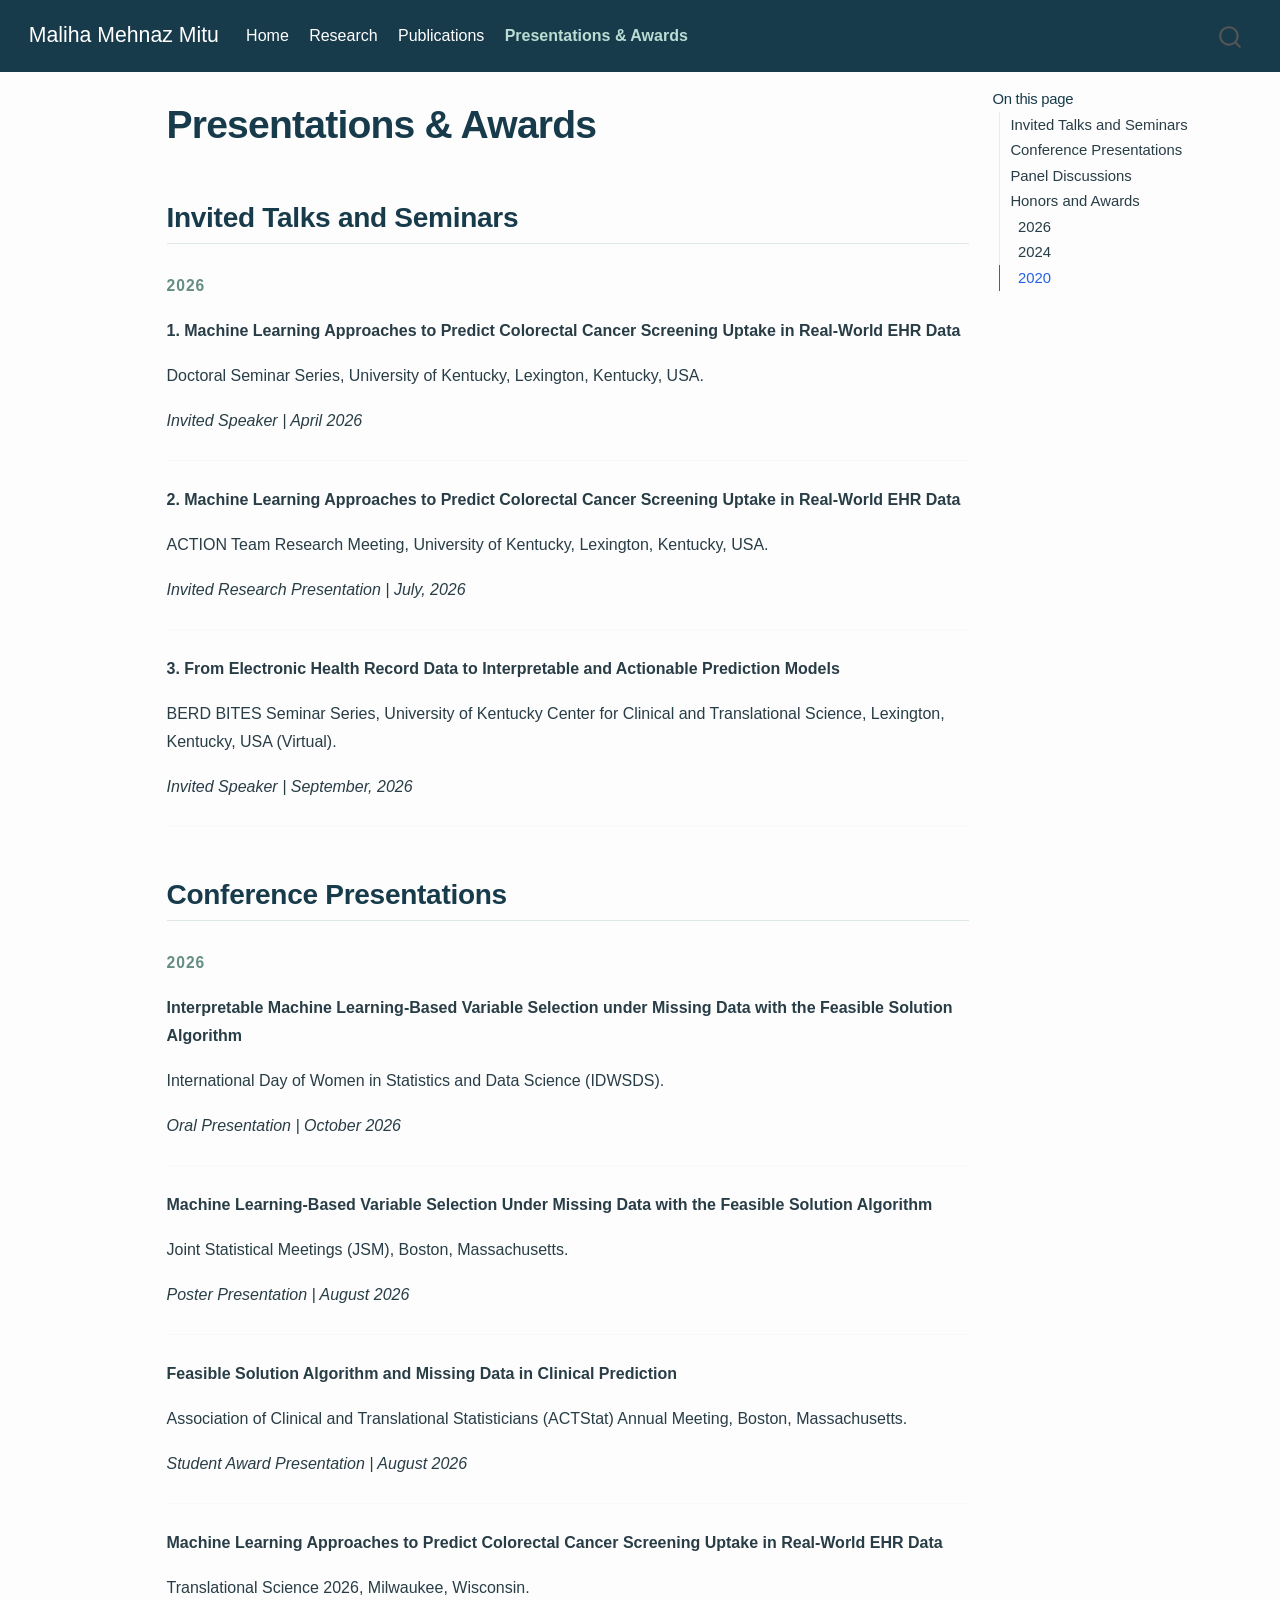
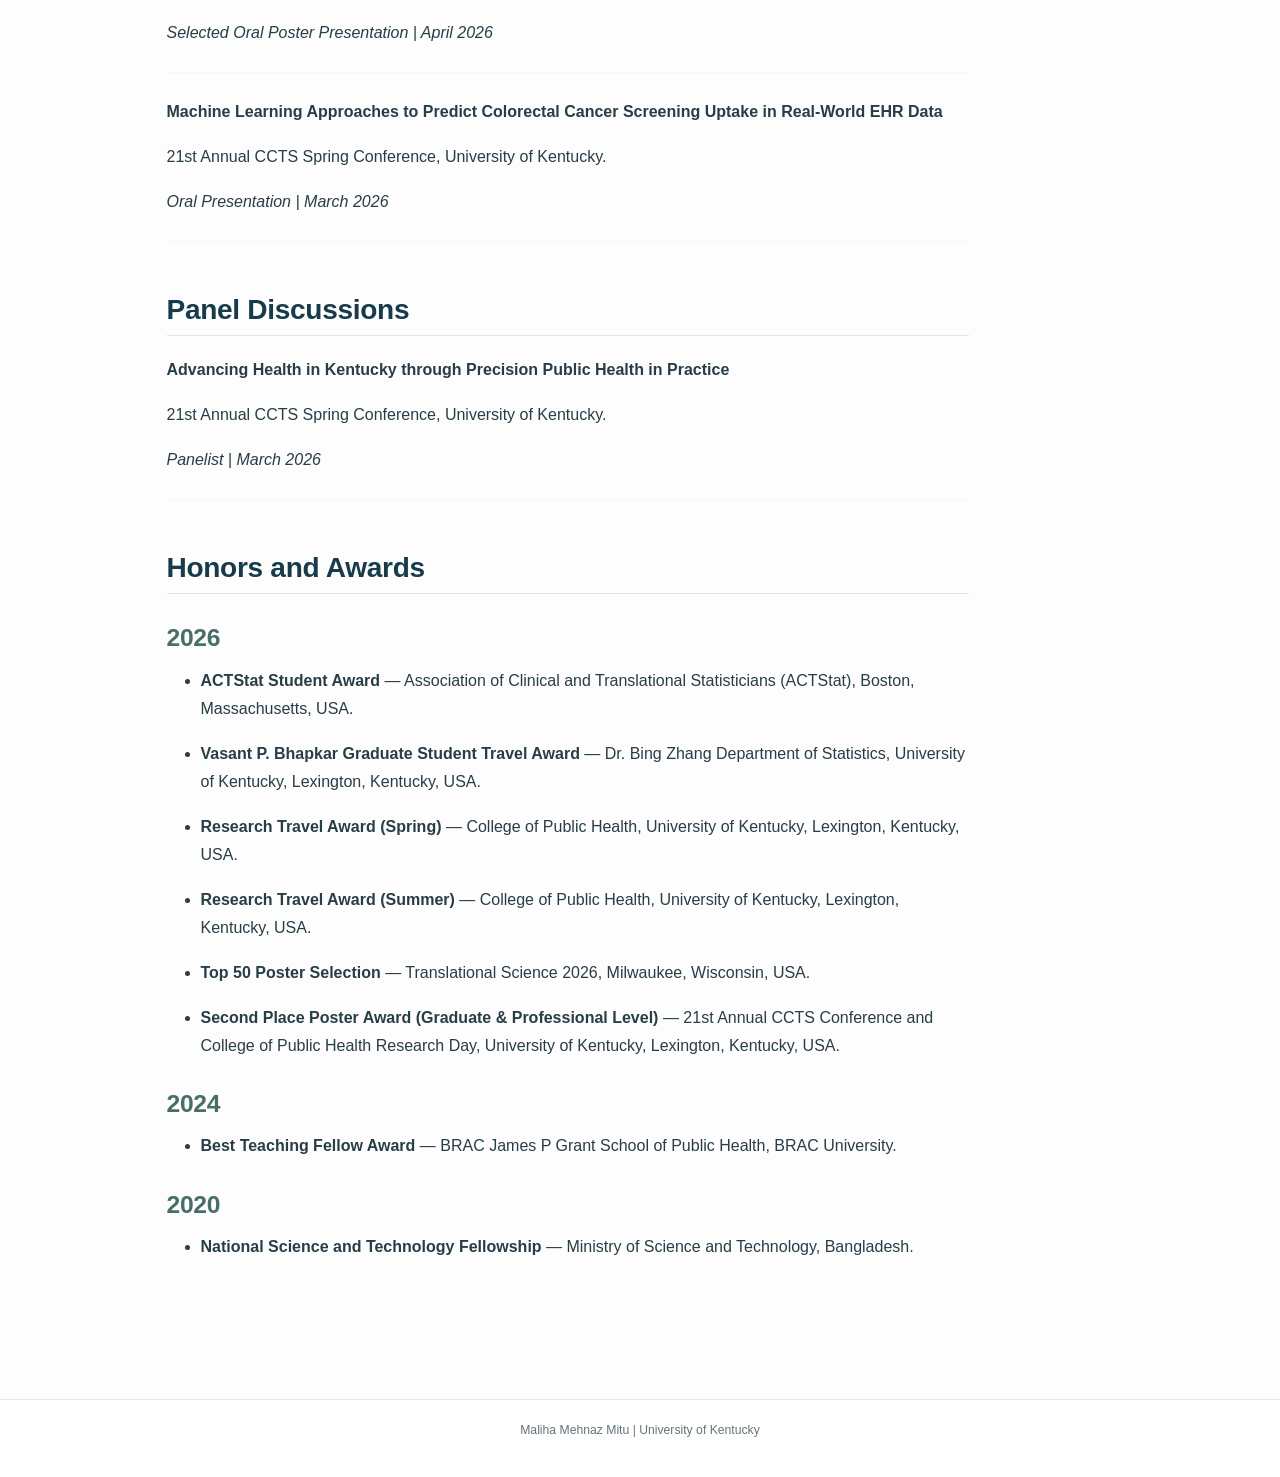
<file: presentations.html>
<!DOCTYPE html>
<html xmlns="http://www.w3.org/1999/xhtml" lang="en" xml:lang="en"><head>

<meta charset="utf-8">
<meta name="generator" content="quarto-1.7.32">

<meta name="viewport" content="width=device-width, initial-scale=1.0, user-scalable=yes">


<title>Presentations &amp; Awards – Maliha Mehnaz Mitu</title>
<style>
code{white-space: pre-wrap;}
span.smallcaps{font-variant: small-caps;}
div.columns{display: flex; gap: min(4vw, 1.5em);}
div.column{flex: auto; overflow-x: auto;}
div.hanging-indent{margin-left: 1.5em; text-indent: -1.5em;}
ul.task-list{list-style: none;}
ul.task-list li input[type="checkbox"] {
  width: 0.8em;
  margin: 0 0.8em 0.2em -1em; /* quarto-specific, see https://github.com/quarto-dev/quarto-cli/issues/4556 */ 
  vertical-align: middle;
}
</style>


<script src="site_libs/quarto-nav/quarto-nav.js"></script>
<script src="site_libs/quarto-nav/headroom.min.js"></script>
<script src="site_libs/clipboard/clipboard.min.js"></script>
<script src="site_libs/quarto-search/autocomplete.umd.js"></script>
<script src="site_libs/quarto-search/fuse.min.js"></script>
<script src="site_libs/quarto-search/quarto-search.js"></script>
<meta name="quarto:offset" content="./">
<script src="site_libs/quarto-html/quarto.js" type="module"></script>
<script src="site_libs/quarto-html/tabsets/tabsets.js" type="module"></script>
<script src="site_libs/quarto-html/popper.min.js"></script>
<script src="site_libs/quarto-html/tippy.umd.min.js"></script>
<script src="site_libs/quarto-html/anchor.min.js"></script>
<link href="site_libs/quarto-html/tippy.css" rel="stylesheet">
<link href="site_libs/quarto-html/quarto-syntax-highlighting-37eea08aefeeee20ff55810ff984fec1.css" rel="stylesheet" id="quarto-text-highlighting-styles">
<script src="site_libs/bootstrap/bootstrap.min.js"></script>
<link href="site_libs/bootstrap/bootstrap-icons.css" rel="stylesheet">
<link href="site_libs/bootstrap/bootstrap-dfb324f25d9b1687192fa8be62ac8f9c.min.css" rel="stylesheet" append-hash="true" id="quarto-bootstrap" data-mode="light">
<script id="quarto-search-options" type="application/json">{
  "location": "navbar",
  "copy-button": false,
  "collapse-after": 3,
  "panel-placement": "end",
  "type": "overlay",
  "limit": 50,
  "keyboard-shortcut": [
    "f",
    "/",
    "s"
  ],
  "show-item-context": false,
  "language": {
    "search-no-results-text": "No results",
    "search-matching-documents-text": "matching documents",
    "search-copy-link-title": "Copy link to search",
    "search-hide-matches-text": "Hide additional matches",
    "search-more-match-text": "more match in this document",
    "search-more-matches-text": "more matches in this document",
    "search-clear-button-title": "Clear",
    "search-text-placeholder": "",
    "search-detached-cancel-button-title": "Cancel",
    "search-submit-button-title": "Submit",
    "search-label": "Search"
  }
}</script>
<style>html{ scroll-behavior: smooth; }</style>


<link rel="stylesheet" href="styles.css">
</head>

<body class="nav-fixed quarto-light">

<div id="quarto-search-results"></div>
  <header id="quarto-header" class="headroom fixed-top">
    <nav class="navbar navbar-expand-lg " data-bs-theme="dark">
      <div class="navbar-container container-fluid">
      <div class="navbar-brand-container mx-auto">
    <a class="navbar-brand" href="./index.html">
    <span class="navbar-title">Maliha Mehnaz Mitu</span>
    </a>
  </div>
            <div id="quarto-search" class="" title="Search"></div>
          <button class="navbar-toggler" type="button" data-bs-toggle="collapse" data-bs-target="#navbarCollapse" aria-controls="navbarCollapse" role="menu" aria-expanded="false" aria-label="Toggle navigation" onclick="if (window.quartoToggleHeadroom) { window.quartoToggleHeadroom(); }">
  <span class="navbar-toggler-icon"></span>
</button>
          <div class="collapse navbar-collapse" id="navbarCollapse">
            <ul class="navbar-nav navbar-nav-scroll me-auto">
  <li class="nav-item">
    <a class="nav-link" href="./index.html"> 
<span class="menu-text">Home</span></a>
  </li>  
  <li class="nav-item">
    <a class="nav-link" href="./research.html"> 
<span class="menu-text">Research</span></a>
  </li>  
  <li class="nav-item">
    <a class="nav-link" href="./publications.html"> 
<span class="menu-text">Publications</span></a>
  </li>  
  <li class="nav-item">
    <a class="nav-link active" href="./presentations.html" aria-current="page"> 
<span class="menu-text">Presentations &amp; Awards</span></a>
  </li>  
</ul>
          </div> <!-- /navcollapse -->
            <div class="quarto-navbar-tools">
</div>
      </div> <!-- /container-fluid -->
    </nav>
</header>
<!-- content -->
<div id="quarto-content" class="quarto-container page-columns page-rows-contents page-layout-article page-navbar">
<!-- sidebar -->
<!-- margin-sidebar -->
    <div id="quarto-margin-sidebar" class="sidebar margin-sidebar">
        <nav id="TOC" role="doc-toc" class="toc-active">
    <h2 id="toc-title">On this page</h2>
   
  <ul>
  <li><a href="#invited-talks-and-seminars" id="toc-invited-talks-and-seminars" class="nav-link active" data-scroll-target="#invited-talks-and-seminars">Invited Talks and Seminars</a></li>
  <li><a href="#conference-presentations" id="toc-conference-presentations" class="nav-link" data-scroll-target="#conference-presentations">Conference Presentations</a></li>
  <li><a href="#panel-discussions" id="toc-panel-discussions" class="nav-link" data-scroll-target="#panel-discussions">Panel Discussions</a></li>
  <li><a href="#honors-and-awards" id="toc-honors-and-awards" class="nav-link" data-scroll-target="#honors-and-awards">Honors and Awards</a>
  <ul class="collapse">
  <li><a href="#section" id="toc-section" class="nav-link" data-scroll-target="#section">2026</a></li>
  <li><a href="#section-1" id="toc-section-1" class="nav-link" data-scroll-target="#section-1">2024</a></li>
  <li><a href="#section-2" id="toc-section-2" class="nav-link" data-scroll-target="#section-2">2020</a></li>
  </ul></li>
  </ul>
</nav>
    </div>
<!-- main -->
<main class="content" id="quarto-document-content">

<header id="title-block-header" class="quarto-title-block default">
<div class="quarto-title">
<h1 class="title">Presentations &amp; Awards</h1>
</div>



<div class="quarto-title-meta">

    
  
    
  </div>
  


</header>


<section id="invited-talks-and-seminars" class="level2">
<h2 class="anchored" data-anchor-id="invited-talks-and-seminars">Invited Talks and Seminars</h2>
<div class="presentation-year">
<p>2026</p>
</div>
<p><strong>1. Machine Learning Approaches to Predict Colorectal Cancer Screening Uptake in Real-World EHR Data</strong></p>
<p>Doctoral Seminar Series, University of Kentucky, Lexington, Kentucky, USA.</p>
<p><em>Invited Speaker | April 2026</em></p>
<hr>
<p><strong>2. Machine Learning Approaches to Predict Colorectal Cancer Screening Uptake in Real-World EHR Data</strong></p>
<p>ACTION Team Research Meeting, University of Kentucky, Lexington, Kentucky, USA.</p>
<p><em>Invited Research Presentation | July, 2026</em></p>
<hr>
<p><strong>3. From Electronic Health Record Data to Interpretable and Actionable Prediction Models</strong></p>
<p>BERD BITES Seminar Series, University of Kentucky Center for Clinical and Translational Science, Lexington, Kentucky, USA (Virtual).</p>
<p><em>Invited Speaker | September, 2026</em></p>
<hr>
</section>
<section id="conference-presentations" class="level2">
<h2 class="anchored" data-anchor-id="conference-presentations">Conference Presentations</h2>
<div class="presentation-year">
<p>2026</p>
</div>
<p><strong>Interpretable Machine Learning-Based Variable Selection under Missing Data with the Feasible Solution Algorithm</strong></p>
<p>International Day of Women in Statistics and Data Science (IDWSDS).</p>
<p><em>Oral Presentation | October 2026</em></p>
<hr>
<p><strong>Machine Learning-Based Variable Selection Under Missing Data with the Feasible Solution Algorithm</strong></p>
<p>Joint Statistical Meetings (JSM), Boston, Massachusetts.</p>
<p><em>Poster Presentation | August 2026</em></p>
<hr>
<p><strong>Feasible Solution Algorithm and Missing Data in Clinical Prediction</strong></p>
<p>Association of Clinical and Translational Statisticians (ACTStat) Annual Meeting, Boston, Massachusetts.</p>
<p><em>Student Award Presentation | August 2026</em></p>
<hr>
<p><strong>Machine Learning Approaches to Predict Colorectal Cancer Screening Uptake in Real-World EHR Data</strong></p>
<p>Translational Science 2026, Milwaukee, Wisconsin.</p>
<p><em>Selected Oral Poster Presentation | April 2026</em></p>
<hr>
<p><strong>Machine Learning Approaches to Predict Colorectal Cancer Screening Uptake in Real-World EHR Data</strong></p>
<p>21st Annual CCTS Spring Conference, University of Kentucky.</p>
<p><em>Oral Presentation | March 2026</em></p>
<hr>
</section>
<section id="panel-discussions" class="level2">
<h2 class="anchored" data-anchor-id="panel-discussions">Panel Discussions</h2>
<p><strong>Advancing Health in Kentucky through Precision Public Health in Practice</strong></p>
<p>21st Annual CCTS Spring Conference, University of Kentucky.</p>
<p><em>Panelist | March 2026</em></p>
<hr>
</section>
<section id="honors-and-awards" class="level2">
<h2 class="anchored" data-anchor-id="honors-and-awards">Honors and Awards</h2>
<section id="section" class="level3">
<h3 class="anchored" data-anchor-id="section">2026</h3>
<ul>
<li><p><strong>ACTStat Student Award</strong> — Association of Clinical and Translational Statisticians (ACTStat), Boston, Massachusetts, USA.</p></li>
<li><p><strong>Vasant P. Bhapkar Graduate Student Travel Award</strong> — Dr.&nbsp;Bing Zhang Department of Statistics, University of Kentucky, Lexington, Kentucky, USA.</p></li>
<li><p><strong>Research Travel Award (Spring)</strong> — College of Public Health, University of Kentucky, Lexington, Kentucky, USA.</p></li>
<li><p><strong>Research Travel Award (Summer)</strong> — College of Public Health, University of Kentucky, Lexington, Kentucky, USA.</p></li>
<li><p><strong>Top 50 Poster Selection</strong> — Translational Science 2026, Milwaukee, Wisconsin, USA.</p></li>
<li><p><strong>Second Place Poster Award (Graduate &amp; Professional Level)</strong> — 21st Annual CCTS Conference and College of Public Health Research Day, University of Kentucky, Lexington, Kentucky, USA.</p></li>
</ul>
</section>
<section id="section-1" class="level3">
<h3 class="anchored" data-anchor-id="section-1">2024</h3>
<ul>
<li><strong>Best Teaching Fellow Award</strong> — BRAC James P Grant School of Public Health, BRAC University.</li>
</ul>
</section>
<section id="section-2" class="level3">
<h3 class="anchored" data-anchor-id="section-2">2020</h3>
<ul>
<li><strong>National Science and Technology Fellowship</strong> — Ministry of Science and Technology, Bangladesh.</li>
</ul>


</section>
</section>

</main> <!-- /main -->
<script id="quarto-html-after-body" type="application/javascript">
  window.document.addEventListener("DOMContentLoaded", function (event) {
    const icon = "";
    const anchorJS = new window.AnchorJS();
    anchorJS.options = {
      placement: 'right',
      icon: icon
    };
    anchorJS.add('.anchored');
    const isCodeAnnotation = (el) => {
      for (const clz of el.classList) {
        if (clz.startsWith('code-annotation-')) {                     
          return true;
        }
      }
      return false;
    }
    const onCopySuccess = function(e) {
      // button target
      const button = e.trigger;
      // don't keep focus
      button.blur();
      // flash "checked"
      button.classList.add('code-copy-button-checked');
      var currentTitle = button.getAttribute("title");
      button.setAttribute("title", "Copied!");
      let tooltip;
      if (window.bootstrap) {
        button.setAttribute("data-bs-toggle", "tooltip");
        button.setAttribute("data-bs-placement", "left");
        button.setAttribute("data-bs-title", "Copied!");
        tooltip = new bootstrap.Tooltip(button, 
          { trigger: "manual", 
            customClass: "code-copy-button-tooltip",
            offset: [0, -8]});
        tooltip.show();    
      }
      setTimeout(function() {
        if (tooltip) {
          tooltip.hide();
          button.removeAttribute("data-bs-title");
          button.removeAttribute("data-bs-toggle");
          button.removeAttribute("data-bs-placement");
        }
        button.setAttribute("title", currentTitle);
        button.classList.remove('code-copy-button-checked');
      }, 1000);
      // clear code selection
      e.clearSelection();
    }
    const getTextToCopy = function(trigger) {
        const codeEl = trigger.previousElementSibling.cloneNode(true);
        for (const childEl of codeEl.children) {
          if (isCodeAnnotation(childEl)) {
            childEl.remove();
          }
        }
        return codeEl.innerText;
    }
    const clipboard = new window.ClipboardJS('.code-copy-button:not([data-in-quarto-modal])', {
      text: getTextToCopy
    });
    clipboard.on('success', onCopySuccess);
    if (window.document.getElementById('quarto-embedded-source-code-modal')) {
      const clipboardModal = new window.ClipboardJS('.code-copy-button[data-in-quarto-modal]', {
        text: getTextToCopy,
        container: window.document.getElementById('quarto-embedded-source-code-modal')
      });
      clipboardModal.on('success', onCopySuccess);
    }
      var localhostRegex = new RegExp(/^(?:http|https):\/\/localhost\:?[0-9]*\//);
      var mailtoRegex = new RegExp(/^mailto:/);
        var filterRegex = new RegExp('/' + window.location.host + '/');
      var isInternal = (href) => {
          return filterRegex.test(href) || localhostRegex.test(href) || mailtoRegex.test(href);
      }
      // Inspect non-navigation links and adorn them if external
     var links = window.document.querySelectorAll('a[href]:not(.nav-link):not(.navbar-brand):not(.toc-action):not(.sidebar-link):not(.sidebar-item-toggle):not(.pagination-link):not(.no-external):not([aria-hidden]):not(.dropdown-item):not(.quarto-navigation-tool):not(.about-link)');
      for (var i=0; i<links.length; i++) {
        const link = links[i];
        if (!isInternal(link.href)) {
          // undo the damage that might have been done by quarto-nav.js in the case of
          // links that we want to consider external
          if (link.dataset.originalHref !== undefined) {
            link.href = link.dataset.originalHref;
          }
        }
      }
    function tippyHover(el, contentFn, onTriggerFn, onUntriggerFn) {
      const config = {
        allowHTML: true,
        maxWidth: 500,
        delay: 100,
        arrow: false,
        appendTo: function(el) {
            return el.parentElement;
        },
        interactive: true,
        interactiveBorder: 10,
        theme: 'quarto',
        placement: 'bottom-start',
      };
      if (contentFn) {
        config.content = contentFn;
      }
      if (onTriggerFn) {
        config.onTrigger = onTriggerFn;
      }
      if (onUntriggerFn) {
        config.onUntrigger = onUntriggerFn;
      }
      window.tippy(el, config); 
    }
    const noterefs = window.document.querySelectorAll('a[role="doc-noteref"]');
    for (var i=0; i<noterefs.length; i++) {
      const ref = noterefs[i];
      tippyHover(ref, function() {
        // use id or data attribute instead here
        let href = ref.getAttribute('data-footnote-href') || ref.getAttribute('href');
        try { href = new URL(href).hash; } catch {}
        const id = href.replace(/^#\/?/, "");
        const note = window.document.getElementById(id);
        if (note) {
          return note.innerHTML;
        } else {
          return "";
        }
      });
    }
    const xrefs = window.document.querySelectorAll('a.quarto-xref');
    const processXRef = (id, note) => {
      // Strip column container classes
      const stripColumnClz = (el) => {
        el.classList.remove("page-full", "page-columns");
        if (el.children) {
          for (const child of el.children) {
            stripColumnClz(child);
          }
        }
      }
      stripColumnClz(note)
      if (id === null || id.startsWith('sec-')) {
        // Special case sections, only their first couple elements
        const container = document.createElement("div");
        if (note.children && note.children.length > 2) {
          container.appendChild(note.children[0].cloneNode(true));
          for (let i = 1; i < note.children.length; i++) {
            const child = note.children[i];
            if (child.tagName === "P" && child.innerText === "") {
              continue;
            } else {
              container.appendChild(child.cloneNode(true));
              break;
            }
          }
          if (window.Quarto?.typesetMath) {
            window.Quarto.typesetMath(container);
          }
          return container.innerHTML
        } else {
          if (window.Quarto?.typesetMath) {
            window.Quarto.typesetMath(note);
          }
          return note.innerHTML;
        }
      } else {
        // Remove any anchor links if they are present
        const anchorLink = note.querySelector('a.anchorjs-link');
        if (anchorLink) {
          anchorLink.remove();
        }
        if (window.Quarto?.typesetMath) {
          window.Quarto.typesetMath(note);
        }
        if (note.classList.contains("callout")) {
          return note.outerHTML;
        } else {
          return note.innerHTML;
        }
      }
    }
    for (var i=0; i<xrefs.length; i++) {
      const xref = xrefs[i];
      tippyHover(xref, undefined, function(instance) {
        instance.disable();
        let url = xref.getAttribute('href');
        let hash = undefined; 
        if (url.startsWith('#')) {
          hash = url;
        } else {
          try { hash = new URL(url).hash; } catch {}
        }
        if (hash) {
          const id = hash.replace(/^#\/?/, "");
          const note = window.document.getElementById(id);
          if (note !== null) {
            try {
              const html = processXRef(id, note.cloneNode(true));
              instance.setContent(html);
            } finally {
              instance.enable();
              instance.show();
            }
          } else {
            // See if we can fetch this
            fetch(url.split('#')[0])
            .then(res => res.text())
            .then(html => {
              const parser = new DOMParser();
              const htmlDoc = parser.parseFromString(html, "text/html");
              const note = htmlDoc.getElementById(id);
              if (note !== null) {
                const html = processXRef(id, note);
                instance.setContent(html);
              } 
            }).finally(() => {
              instance.enable();
              instance.show();
            });
          }
        } else {
          // See if we can fetch a full url (with no hash to target)
          // This is a special case and we should probably do some content thinning / targeting
          fetch(url)
          .then(res => res.text())
          .then(html => {
            const parser = new DOMParser();
            const htmlDoc = parser.parseFromString(html, "text/html");
            const note = htmlDoc.querySelector('main.content');
            if (note !== null) {
              // This should only happen for chapter cross references
              // (since there is no id in the URL)
              // remove the first header
              if (note.children.length > 0 && note.children[0].tagName === "HEADER") {
                note.children[0].remove();
              }
              const html = processXRef(null, note);
              instance.setContent(html);
            } 
          }).finally(() => {
            instance.enable();
            instance.show();
          });
        }
      }, function(instance) {
      });
    }
        let selectedAnnoteEl;
        const selectorForAnnotation = ( cell, annotation) => {
          let cellAttr = 'data-code-cell="' + cell + '"';
          let lineAttr = 'data-code-annotation="' +  annotation + '"';
          const selector = 'span[' + cellAttr + '][' + lineAttr + ']';
          return selector;
        }
        const selectCodeLines = (annoteEl) => {
          const doc = window.document;
          const targetCell = annoteEl.getAttribute("data-target-cell");
          const targetAnnotation = annoteEl.getAttribute("data-target-annotation");
          const annoteSpan = window.document.querySelector(selectorForAnnotation(targetCell, targetAnnotation));
          const lines = annoteSpan.getAttribute("data-code-lines").split(",");
          const lineIds = lines.map((line) => {
            return targetCell + "-" + line;
          })
          let top = null;
          let height = null;
          let parent = null;
          if (lineIds.length > 0) {
              //compute the position of the single el (top and bottom and make a div)
              const el = window.document.getElementById(lineIds[0]);
              top = el.offsetTop;
              height = el.offsetHeight;
              parent = el.parentElement.parentElement;
            if (lineIds.length > 1) {
              const lastEl = window.document.getElementById(lineIds[lineIds.length - 1]);
              const bottom = lastEl.offsetTop + lastEl.offsetHeight;
              height = bottom - top;
            }
            if (top !== null && height !== null && parent !== null) {
              // cook up a div (if necessary) and position it 
              let div = window.document.getElementById("code-annotation-line-highlight");
              if (div === null) {
                div = window.document.createElement("div");
                div.setAttribute("id", "code-annotation-line-highlight");
                div.style.position = 'absolute';
                parent.appendChild(div);
              }
              div.style.top = top - 2 + "px";
              div.style.height = height + 4 + "px";
              div.style.left = 0;
              let gutterDiv = window.document.getElementById("code-annotation-line-highlight-gutter");
              if (gutterDiv === null) {
                gutterDiv = window.document.createElement("div");
                gutterDiv.setAttribute("id", "code-annotation-line-highlight-gutter");
                gutterDiv.style.position = 'absolute';
                const codeCell = window.document.getElementById(targetCell);
                const gutter = codeCell.querySelector('.code-annotation-gutter');
                gutter.appendChild(gutterDiv);
              }
              gutterDiv.style.top = top - 2 + "px";
              gutterDiv.style.height = height + 4 + "px";
            }
            selectedAnnoteEl = annoteEl;
          }
        };
        const unselectCodeLines = () => {
          const elementsIds = ["code-annotation-line-highlight", "code-annotation-line-highlight-gutter"];
          elementsIds.forEach((elId) => {
            const div = window.document.getElementById(elId);
            if (div) {
              div.remove();
            }
          });
          selectedAnnoteEl = undefined;
        };
          // Handle positioning of the toggle
      window.addEventListener(
        "resize",
        throttle(() => {
          elRect = undefined;
          if (selectedAnnoteEl) {
            selectCodeLines(selectedAnnoteEl);
          }
        }, 10)
      );
      function throttle(fn, ms) {
      let throttle = false;
      let timer;
        return (...args) => {
          if(!throttle) { // first call gets through
              fn.apply(this, args);
              throttle = true;
          } else { // all the others get throttled
              if(timer) clearTimeout(timer); // cancel #2
              timer = setTimeout(() => {
                fn.apply(this, args);
                timer = throttle = false;
              }, ms);
          }
        };
      }
        // Attach click handler to the DT
        const annoteDls = window.document.querySelectorAll('dt[data-target-cell]');
        for (const annoteDlNode of annoteDls) {
          annoteDlNode.addEventListener('click', (event) => {
            const clickedEl = event.target;
            if (clickedEl !== selectedAnnoteEl) {
              unselectCodeLines();
              const activeEl = window.document.querySelector('dt[data-target-cell].code-annotation-active');
              if (activeEl) {
                activeEl.classList.remove('code-annotation-active');
              }
              selectCodeLines(clickedEl);
              clickedEl.classList.add('code-annotation-active');
            } else {
              // Unselect the line
              unselectCodeLines();
              clickedEl.classList.remove('code-annotation-active');
            }
          });
        }
    const findCites = (el) => {
      const parentEl = el.parentElement;
      if (parentEl) {
        const cites = parentEl.dataset.cites;
        if (cites) {
          return {
            el,
            cites: cites.split(' ')
          };
        } else {
          return findCites(el.parentElement)
        }
      } else {
        return undefined;
      }
    };
    var bibliorefs = window.document.querySelectorAll('a[role="doc-biblioref"]');
    for (var i=0; i<bibliorefs.length; i++) {
      const ref = bibliorefs[i];
      const citeInfo = findCites(ref);
      if (citeInfo) {
        tippyHover(citeInfo.el, function() {
          var popup = window.document.createElement('div');
          citeInfo.cites.forEach(function(cite) {
            var citeDiv = window.document.createElement('div');
            citeDiv.classList.add('hanging-indent');
            citeDiv.classList.add('csl-entry');
            var biblioDiv = window.document.getElementById('ref-' + cite);
            if (biblioDiv) {
              citeDiv.innerHTML = biblioDiv.innerHTML;
            }
            popup.appendChild(citeDiv);
          });
          return popup.innerHTML;
        });
      }
    }
  });
  </script>
</div> <!-- /content -->
<footer class="footer">
  <div class="nav-footer">
    <div class="nav-footer-left">
      &nbsp;
    </div>   
    <div class="nav-footer-center">
<p>Maliha Mehnaz Mitu | University of Kentucky</p>
</div>
    <div class="nav-footer-right">
      &nbsp;
    </div>
  </div>
</footer>




<script src="site_libs/quarto-html/zenscroll-min.js"></script>
</body></html>
</file>
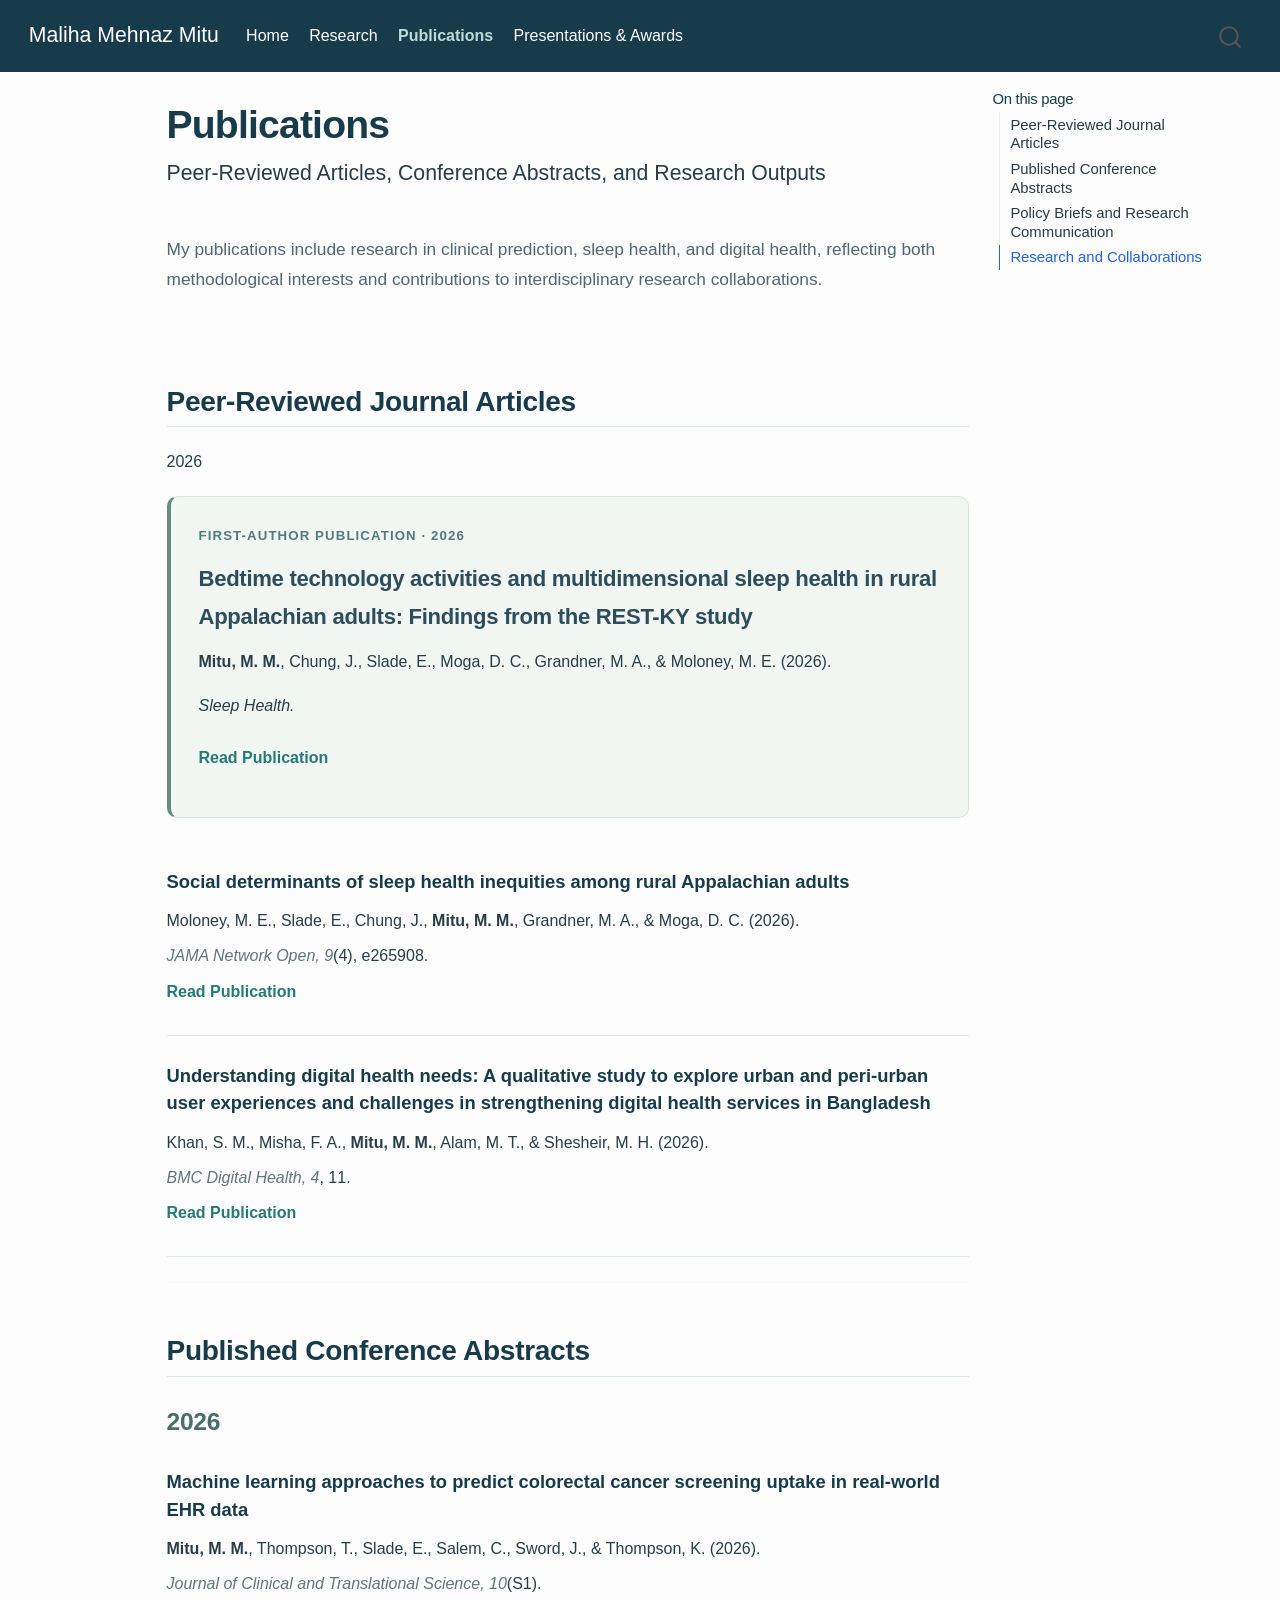
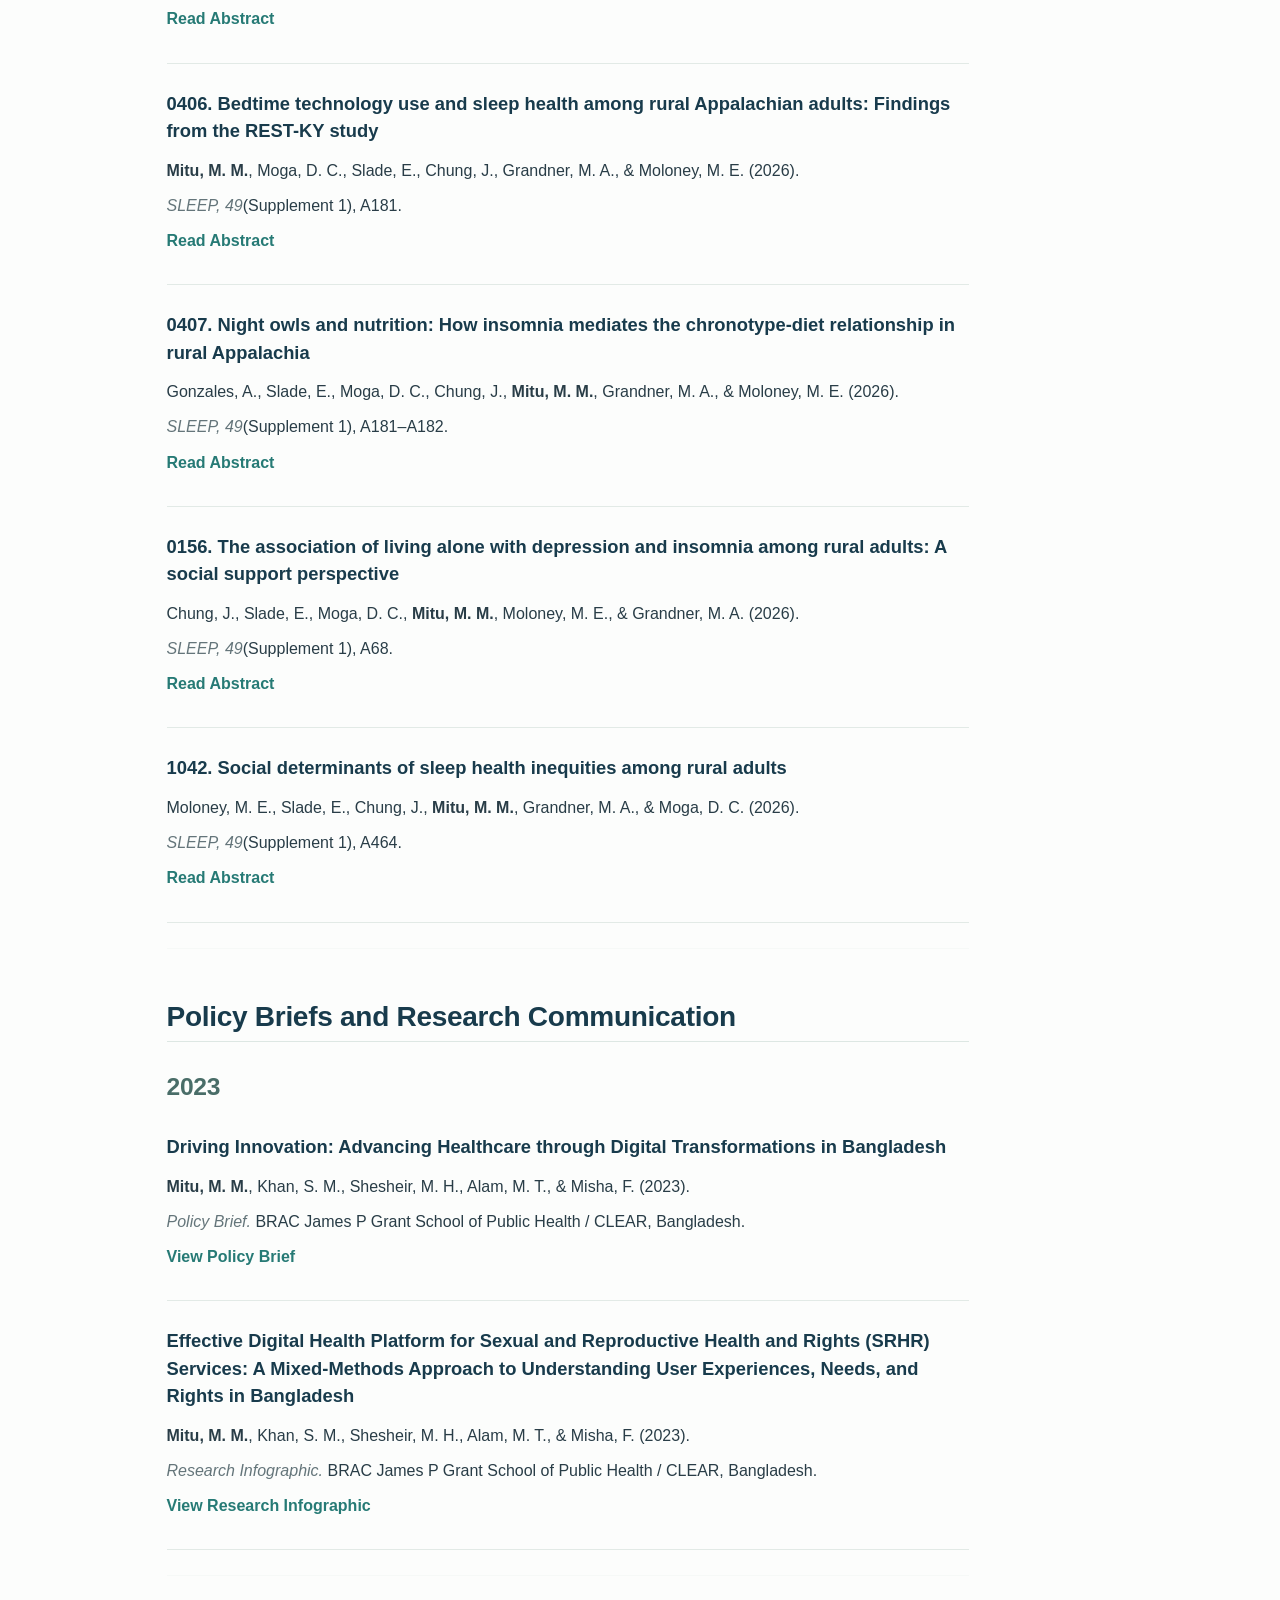
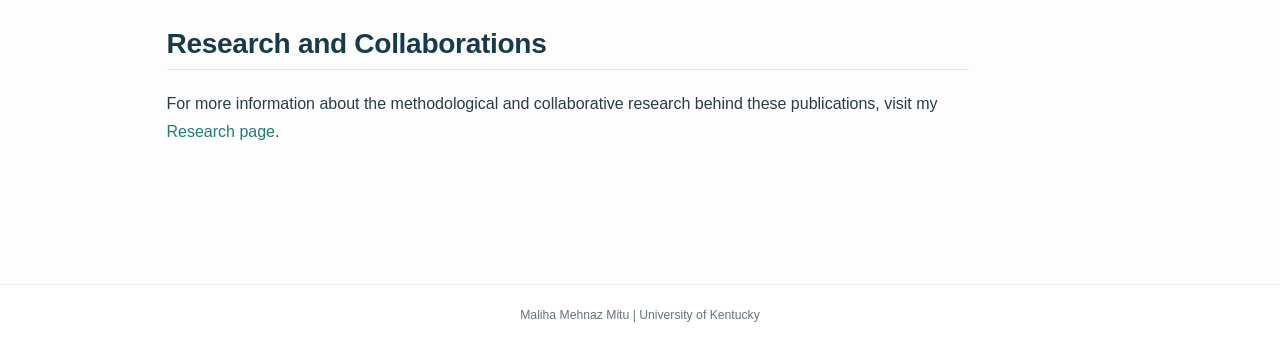
<file: publications.html>
<!DOCTYPE html>
<html xmlns="http://www.w3.org/1999/xhtml" lang="en" xml:lang="en"><head>

<meta charset="utf-8">
<meta name="generator" content="quarto-1.7.32">

<meta name="viewport" content="width=device-width, initial-scale=1.0, user-scalable=yes">


<title>Publications – Maliha Mehnaz Mitu</title>
<style>
code{white-space: pre-wrap;}
span.smallcaps{font-variant: small-caps;}
div.columns{display: flex; gap: min(4vw, 1.5em);}
div.column{flex: auto; overflow-x: auto;}
div.hanging-indent{margin-left: 1.5em; text-indent: -1.5em;}
ul.task-list{list-style: none;}
ul.task-list li input[type="checkbox"] {
  width: 0.8em;
  margin: 0 0.8em 0.2em -1em; /* quarto-specific, see https://github.com/quarto-dev/quarto-cli/issues/4556 */ 
  vertical-align: middle;
}
</style>


<script src="site_libs/quarto-nav/quarto-nav.js"></script>
<script src="site_libs/quarto-nav/headroom.min.js"></script>
<script src="site_libs/clipboard/clipboard.min.js"></script>
<script src="site_libs/quarto-search/autocomplete.umd.js"></script>
<script src="site_libs/quarto-search/fuse.min.js"></script>
<script src="site_libs/quarto-search/quarto-search.js"></script>
<meta name="quarto:offset" content="./">
<script src="site_libs/quarto-html/quarto.js" type="module"></script>
<script src="site_libs/quarto-html/tabsets/tabsets.js" type="module"></script>
<script src="site_libs/quarto-html/popper.min.js"></script>
<script src="site_libs/quarto-html/tippy.umd.min.js"></script>
<script src="site_libs/quarto-html/anchor.min.js"></script>
<link href="site_libs/quarto-html/tippy.css" rel="stylesheet">
<link href="site_libs/quarto-html/quarto-syntax-highlighting-37eea08aefeeee20ff55810ff984fec1.css" rel="stylesheet" id="quarto-text-highlighting-styles">
<script src="site_libs/bootstrap/bootstrap.min.js"></script>
<link href="site_libs/bootstrap/bootstrap-icons.css" rel="stylesheet">
<link href="site_libs/bootstrap/bootstrap-dfb324f25d9b1687192fa8be62ac8f9c.min.css" rel="stylesheet" append-hash="true" id="quarto-bootstrap" data-mode="light">
<script id="quarto-search-options" type="application/json">{
  "location": "navbar",
  "copy-button": false,
  "collapse-after": 3,
  "panel-placement": "end",
  "type": "overlay",
  "limit": 50,
  "keyboard-shortcut": [
    "f",
    "/",
    "s"
  ],
  "show-item-context": false,
  "language": {
    "search-no-results-text": "No results",
    "search-matching-documents-text": "matching documents",
    "search-copy-link-title": "Copy link to search",
    "search-hide-matches-text": "Hide additional matches",
    "search-more-match-text": "more match in this document",
    "search-more-matches-text": "more matches in this document",
    "search-clear-button-title": "Clear",
    "search-text-placeholder": "",
    "search-detached-cancel-button-title": "Cancel",
    "search-submit-button-title": "Submit",
    "search-label": "Search"
  }
}</script>
<style>html{ scroll-behavior: smooth; }</style>


<link rel="stylesheet" href="styles.css">
</head>

<body class="nav-fixed quarto-light">

<div id="quarto-search-results"></div>
  <header id="quarto-header" class="headroom fixed-top">
    <nav class="navbar navbar-expand-lg " data-bs-theme="dark">
      <div class="navbar-container container-fluid">
      <div class="navbar-brand-container mx-auto">
    <a class="navbar-brand" href="./index.html">
    <span class="navbar-title">Maliha Mehnaz Mitu</span>
    </a>
  </div>
            <div id="quarto-search" class="" title="Search"></div>
          <button class="navbar-toggler" type="button" data-bs-toggle="collapse" data-bs-target="#navbarCollapse" aria-controls="navbarCollapse" role="menu" aria-expanded="false" aria-label="Toggle navigation" onclick="if (window.quartoToggleHeadroom) { window.quartoToggleHeadroom(); }">
  <span class="navbar-toggler-icon"></span>
</button>
          <div class="collapse navbar-collapse" id="navbarCollapse">
            <ul class="navbar-nav navbar-nav-scroll me-auto">
  <li class="nav-item">
    <a class="nav-link" href="./index.html"> 
<span class="menu-text">Home</span></a>
  </li>  
  <li class="nav-item">
    <a class="nav-link" href="./research.html"> 
<span class="menu-text">Research</span></a>
  </li>  
  <li class="nav-item">
    <a class="nav-link active" href="./publications.html" aria-current="page"> 
<span class="menu-text">Publications</span></a>
  </li>  
  <li class="nav-item">
    <a class="nav-link" href="./presentations.html"> 
<span class="menu-text">Presentations &amp; Awards</span></a>
  </li>  
</ul>
          </div> <!-- /navcollapse -->
            <div class="quarto-navbar-tools">
</div>
      </div> <!-- /container-fluid -->
    </nav>
</header>
<!-- content -->
<div id="quarto-content" class="quarto-container page-columns page-rows-contents page-layout-article page-navbar">
<!-- sidebar -->
<!-- margin-sidebar -->
    <div id="quarto-margin-sidebar" class="sidebar margin-sidebar">
        <nav id="TOC" role="doc-toc" class="toc-active">
    <h2 id="toc-title">On this page</h2>
   
  <ul>
  <li><a href="#peer-reviewed-journal-articles" id="toc-peer-reviewed-journal-articles" class="nav-link active" data-scroll-target="#peer-reviewed-journal-articles">Peer-Reviewed Journal Articles</a></li>
  <li><a href="#published-conference-abstracts" id="toc-published-conference-abstracts" class="nav-link" data-scroll-target="#published-conference-abstracts">Published Conference Abstracts</a>
  <ul class="collapse">
  <li><a href="#section" id="toc-section" class="nav-link" data-scroll-target="#section">2026</a></li>
  </ul></li>
  <li><a href="#policy-briefs-and-research-communication" id="toc-policy-briefs-and-research-communication" class="nav-link" data-scroll-target="#policy-briefs-and-research-communication">Policy Briefs and Research Communication</a>
  <ul class="collapse">
  <li><a href="#section-1" id="toc-section-1" class="nav-link" data-scroll-target="#section-1">2023</a></li>
  </ul></li>
  <li><a href="#research-and-collaborations" id="toc-research-and-collaborations" class="nav-link" data-scroll-target="#research-and-collaborations">Research and Collaborations</a></li>
  </ul>
</nav>
    </div>
<!-- main -->
<main class="content" id="quarto-document-content">

<header id="title-block-header" class="quarto-title-block default">
<div class="quarto-title">
<h1 class="title">Publications</h1>
<p class="subtitle lead">Peer-Reviewed Articles, Conference Abstracts, and Research Outputs</p>
</div>



<div class="quarto-title-meta">

    
  
    
  </div>
  


</header>


<div class="publication-intro">
<p>My publications include research in clinical prediction, sleep health, and digital health, reflecting both methodological interests and contributions to interdisciplinary research collaborations.</p>
</div>
<section id="peer-reviewed-journal-articles" class="level2">
<h2 class="anchored" data-anchor-id="peer-reviewed-journal-articles">Peer-Reviewed Journal Articles</h2>
<div class="publication-year">
<p>2026</p>
</div>
<div class="featured-publication">
<p><strong>FIRST-AUTHOR PUBLICATION · 2026</strong></p>
<section id="bedtime-technology-activities-and-multidimensional-sleep-health-in-rural-appalachian-adults-findings-from-the-rest-ky-study" class="level3">
<h3 class="anchored" data-anchor-id="bedtime-technology-activities-and-multidimensional-sleep-health-in-rural-appalachian-adults-findings-from-the-rest-ky-study">Bedtime technology activities and multidimensional sleep health in rural Appalachian adults: Findings from the REST-KY study</h3>
<p><strong>Mitu, M. M.</strong>, Chung, J., Slade, E., Moga, D. C., Grandner, M. A., &amp; Moloney, M. E. (2026).</p>
<p><em>Sleep Health.</em></p>
<p><a href="https://doi.org/10.1016/j.sleh.2026.09.019">Read Publication</a></p>
</section>
</div>
<div class="publication-entry">
<p><strong>Social determinants of sleep health inequities among rural Appalachian adults</strong></p>
<p>Moloney, M. E., Slade, E., Chung, J., <strong>Mitu, M. M.</strong>, Grandner, M. A., &amp; Moga, D. C. (2026).</p>
<p><em>JAMA Network Open, 9</em>(4), e265908.</p>
<p><a href="https://doi.org/10.1001/jamanetworkopen.2026.5908">Read Publication</a></p>
</div>
<div class="publication-entry">
<p><strong>Understanding digital health needs: A qualitative study to explore urban and peri-urban user experiences and challenges in strengthening digital health services in Bangladesh</strong></p>
<p>Khan, S. M., Misha, F. A., <strong>Mitu, M. M.</strong>, Alam, M. T., &amp; Shesheir, M. H. (2026).</p>
<p><em>BMC Digital Health, 4</em>, 11.</p>
<p><a href="https://doi.org/10.1186/s44247-026-00243-2">Read Publication</a></p>
</div>
<hr>
</section>
<section id="published-conference-abstracts" class="level2">
<h2 class="anchored" data-anchor-id="published-conference-abstracts">Published Conference Abstracts</h2>
<section id="section" class="level3">
<h3 class="anchored" data-anchor-id="section">2026</h3>
<div class="publication-entry">
<p><strong>Machine learning approaches to predict colorectal cancer screening uptake in real-world EHR data</strong></p>
<p><strong>Mitu, M. M.</strong>, Thompson, T., Slade, E., Salem, C., Sword, J., &amp; Thompson, K. (2026).</p>
<p><em>Journal of Clinical and Translational Science, 10</em>(S1).</p>
<p><a href="https://doi.org/10.1017/cts.2026.10246">Read Abstract</a></p>
</div>
<div class="publication-entry">
<p><strong>0406. Bedtime technology use and sleep health among rural Appalachian adults: Findings from the REST-KY study</strong></p>
<p><strong>Mitu, M. M.</strong>, Moga, D. C., Slade, E., Chung, J., Grandner, M. A., &amp; Moloney, M. E. (2026).</p>
<p><em>SLEEP, 49</em>(Supplement 1), A181.</p>
<p><a href="https://doi.org/10.1093/sleep/zsag091.0406">Read Abstract</a></p>
</div>
<div class="publication-entry">
<p><strong>0407. Night owls and nutrition: How insomnia mediates the chronotype-diet relationship in rural Appalachia</strong></p>
<p>Gonzales, A., Slade, E., Moga, D. C., Chung, J., <strong>Mitu, M. M.</strong>, Grandner, M. A., &amp; Moloney, M. E. (2026).</p>
<p><em>SLEEP, 49</em>(Supplement 1), A181–A182.</p>
<p><a href="https://doi.org/10.1093/sleep/zsag091.0407">Read Abstract</a></p>
</div>
<div class="publication-entry">
<p><strong>0156. The association of living alone with depression and insomnia among rural adults: A social support perspective</strong></p>
<p>Chung, J., Slade, E., Moga, D. C., <strong>Mitu, M. M.</strong>, Moloney, M. E., &amp; Grandner, M. A. (2026).</p>
<p><em>SLEEP, 49</em>(Supplement 1), A68.</p>
<p><a href="https://doi.org/10.1093/sleep/zsag091.0156">Read Abstract</a></p>
</div>
<div class="publication-entry">
<p><strong>1042. Social determinants of sleep health inequities among rural adults</strong></p>
<p>Moloney, M. E., Slade, E., Chung, J., <strong>Mitu, M. M.</strong>, Grandner, M. A., &amp; Moga, D. C. (2026).</p>
<p><em>SLEEP, 49</em>(Supplement 1), A464.</p>
<p><a href="https://doi.org/10.1093/sleep/zsag091.1041">Read Abstract</a></p>
</div>
<hr>
</section>
</section>
<section id="policy-briefs-and-research-communication" class="level2">
<h2 class="anchored" data-anchor-id="policy-briefs-and-research-communication">Policy Briefs and Research Communication</h2>
<section id="section-1" class="level3">
<h3 class="anchored" data-anchor-id="section-1">2023</h3>
<div class="publication-entry">
<p><strong>Driving Innovation: Advancing Healthcare through Digital Transformations in Bangladesh</strong></p>
<p><strong>Mitu, M. M.</strong>, Khan, S. M., Shesheir, M. H., Alam, M. T., &amp; Misha, F. (2023).</p>
<p><em>Policy Brief.</em> BRAC James P Grant School of Public Health / CLEAR, Bangladesh.</p>
<p><a href="https://resource.bracjpgsph.org/assets/front/pdf/resource/policy-brief/CLEAR-Policy_Brief_%20Digital_Health_3%20Dec_2023.pdf">View Policy Brief</a></p>
</div>
<div class="publication-entry">
<p><strong>Effective Digital Health Platform for Sexual and Reproductive Health and Rights (SRHR) Services: A Mixed-Methods Approach to Understanding User Experiences, Needs, and Rights in Bangladesh</strong></p>
<p><strong>Mitu, M. M.</strong>, Khan, S. M., Shesheir, M. H., Alam, M. T., &amp; Misha, F. (2023).</p>
<p><em>Research Infographic.</em> BRAC James P Grant School of Public Health / CLEAR, Bangladesh.</p>
<p><a href="https://resource.bracjpgsph.org/assets/front/pdf/resource/infographic/CLEAR-Infographic_Digital_Health_4_Dec%20_2023.pdf">View Research Infographic</a></p>
</div>
<hr>
</section>
</section>
<section id="research-and-collaborations" class="level2">
<h2 class="anchored" data-anchor-id="research-and-collaborations">Research and Collaborations</h2>
<p>For more information about the methodological and collaborative research behind these publications, visit my <a href="./research.html">Research page</a>.</p>


</section>

</main> <!-- /main -->
<script id="quarto-html-after-body" type="application/javascript">
  window.document.addEventListener("DOMContentLoaded", function (event) {
    const icon = "";
    const anchorJS = new window.AnchorJS();
    anchorJS.options = {
      placement: 'right',
      icon: icon
    };
    anchorJS.add('.anchored');
    const isCodeAnnotation = (el) => {
      for (const clz of el.classList) {
        if (clz.startsWith('code-annotation-')) {                     
          return true;
        }
      }
      return false;
    }
    const onCopySuccess = function(e) {
      // button target
      const button = e.trigger;
      // don't keep focus
      button.blur();
      // flash "checked"
      button.classList.add('code-copy-button-checked');
      var currentTitle = button.getAttribute("title");
      button.setAttribute("title", "Copied!");
      let tooltip;
      if (window.bootstrap) {
        button.setAttribute("data-bs-toggle", "tooltip");
        button.setAttribute("data-bs-placement", "left");
        button.setAttribute("data-bs-title", "Copied!");
        tooltip = new bootstrap.Tooltip(button, 
          { trigger: "manual", 
            customClass: "code-copy-button-tooltip",
            offset: [0, -8]});
        tooltip.show();    
      }
      setTimeout(function() {
        if (tooltip) {
          tooltip.hide();
          button.removeAttribute("data-bs-title");
          button.removeAttribute("data-bs-toggle");
          button.removeAttribute("data-bs-placement");
        }
        button.setAttribute("title", currentTitle);
        button.classList.remove('code-copy-button-checked');
      }, 1000);
      // clear code selection
      e.clearSelection();
    }
    const getTextToCopy = function(trigger) {
        const codeEl = trigger.previousElementSibling.cloneNode(true);
        for (const childEl of codeEl.children) {
          if (isCodeAnnotation(childEl)) {
            childEl.remove();
          }
        }
        return codeEl.innerText;
    }
    const clipboard = new window.ClipboardJS('.code-copy-button:not([data-in-quarto-modal])', {
      text: getTextToCopy
    });
    clipboard.on('success', onCopySuccess);
    if (window.document.getElementById('quarto-embedded-source-code-modal')) {
      const clipboardModal = new window.ClipboardJS('.code-copy-button[data-in-quarto-modal]', {
        text: getTextToCopy,
        container: window.document.getElementById('quarto-embedded-source-code-modal')
      });
      clipboardModal.on('success', onCopySuccess);
    }
      var localhostRegex = new RegExp(/^(?:http|https):\/\/localhost\:?[0-9]*\//);
      var mailtoRegex = new RegExp(/^mailto:/);
        var filterRegex = new RegExp('/' + window.location.host + '/');
      var isInternal = (href) => {
          return filterRegex.test(href) || localhostRegex.test(href) || mailtoRegex.test(href);
      }
      // Inspect non-navigation links and adorn them if external
     var links = window.document.querySelectorAll('a[href]:not(.nav-link):not(.navbar-brand):not(.toc-action):not(.sidebar-link):not(.sidebar-item-toggle):not(.pagination-link):not(.no-external):not([aria-hidden]):not(.dropdown-item):not(.quarto-navigation-tool):not(.about-link)');
      for (var i=0; i<links.length; i++) {
        const link = links[i];
        if (!isInternal(link.href)) {
          // undo the damage that might have been done by quarto-nav.js in the case of
          // links that we want to consider external
          if (link.dataset.originalHref !== undefined) {
            link.href = link.dataset.originalHref;
          }
        }
      }
    function tippyHover(el, contentFn, onTriggerFn, onUntriggerFn) {
      const config = {
        allowHTML: true,
        maxWidth: 500,
        delay: 100,
        arrow: false,
        appendTo: function(el) {
            return el.parentElement;
        },
        interactive: true,
        interactiveBorder: 10,
        theme: 'quarto',
        placement: 'bottom-start',
      };
      if (contentFn) {
        config.content = contentFn;
      }
      if (onTriggerFn) {
        config.onTrigger = onTriggerFn;
      }
      if (onUntriggerFn) {
        config.onUntrigger = onUntriggerFn;
      }
      window.tippy(el, config); 
    }
    const noterefs = window.document.querySelectorAll('a[role="doc-noteref"]');
    for (var i=0; i<noterefs.length; i++) {
      const ref = noterefs[i];
      tippyHover(ref, function() {
        // use id or data attribute instead here
        let href = ref.getAttribute('data-footnote-href') || ref.getAttribute('href');
        try { href = new URL(href).hash; } catch {}
        const id = href.replace(/^#\/?/, "");
        const note = window.document.getElementById(id);
        if (note) {
          return note.innerHTML;
        } else {
          return "";
        }
      });
    }
    const xrefs = window.document.querySelectorAll('a.quarto-xref');
    const processXRef = (id, note) => {
      // Strip column container classes
      const stripColumnClz = (el) => {
        el.classList.remove("page-full", "page-columns");
        if (el.children) {
          for (const child of el.children) {
            stripColumnClz(child);
          }
        }
      }
      stripColumnClz(note)
      if (id === null || id.startsWith('sec-')) {
        // Special case sections, only their first couple elements
        const container = document.createElement("div");
        if (note.children && note.children.length > 2) {
          container.appendChild(note.children[0].cloneNode(true));
          for (let i = 1; i < note.children.length; i++) {
            const child = note.children[i];
            if (child.tagName === "P" && child.innerText === "") {
              continue;
            } else {
              container.appendChild(child.cloneNode(true));
              break;
            }
          }
          if (window.Quarto?.typesetMath) {
            window.Quarto.typesetMath(container);
          }
          return container.innerHTML
        } else {
          if (window.Quarto?.typesetMath) {
            window.Quarto.typesetMath(note);
          }
          return note.innerHTML;
        }
      } else {
        // Remove any anchor links if they are present
        const anchorLink = note.querySelector('a.anchorjs-link');
        if (anchorLink) {
          anchorLink.remove();
        }
        if (window.Quarto?.typesetMath) {
          window.Quarto.typesetMath(note);
        }
        if (note.classList.contains("callout")) {
          return note.outerHTML;
        } else {
          return note.innerHTML;
        }
      }
    }
    for (var i=0; i<xrefs.length; i++) {
      const xref = xrefs[i];
      tippyHover(xref, undefined, function(instance) {
        instance.disable();
        let url = xref.getAttribute('href');
        let hash = undefined; 
        if (url.startsWith('#')) {
          hash = url;
        } else {
          try { hash = new URL(url).hash; } catch {}
        }
        if (hash) {
          const id = hash.replace(/^#\/?/, "");
          const note = window.document.getElementById(id);
          if (note !== null) {
            try {
              const html = processXRef(id, note.cloneNode(true));
              instance.setContent(html);
            } finally {
              instance.enable();
              instance.show();
            }
          } else {
            // See if we can fetch this
            fetch(url.split('#')[0])
            .then(res => res.text())
            .then(html => {
              const parser = new DOMParser();
              const htmlDoc = parser.parseFromString(html, "text/html");
              const note = htmlDoc.getElementById(id);
              if (note !== null) {
                const html = processXRef(id, note);
                instance.setContent(html);
              } 
            }).finally(() => {
              instance.enable();
              instance.show();
            });
          }
        } else {
          // See if we can fetch a full url (with no hash to target)
          // This is a special case and we should probably do some content thinning / targeting
          fetch(url)
          .then(res => res.text())
          .then(html => {
            const parser = new DOMParser();
            const htmlDoc = parser.parseFromString(html, "text/html");
            const note = htmlDoc.querySelector('main.content');
            if (note !== null) {
              // This should only happen for chapter cross references
              // (since there is no id in the URL)
              // remove the first header
              if (note.children.length > 0 && note.children[0].tagName === "HEADER") {
                note.children[0].remove();
              }
              const html = processXRef(null, note);
              instance.setContent(html);
            } 
          }).finally(() => {
            instance.enable();
            instance.show();
          });
        }
      }, function(instance) {
      });
    }
        let selectedAnnoteEl;
        const selectorForAnnotation = ( cell, annotation) => {
          let cellAttr = 'data-code-cell="' + cell + '"';
          let lineAttr = 'data-code-annotation="' +  annotation + '"';
          const selector = 'span[' + cellAttr + '][' + lineAttr + ']';
          return selector;
        }
        const selectCodeLines = (annoteEl) => {
          const doc = window.document;
          const targetCell = annoteEl.getAttribute("data-target-cell");
          const targetAnnotation = annoteEl.getAttribute("data-target-annotation");
          const annoteSpan = window.document.querySelector(selectorForAnnotation(targetCell, targetAnnotation));
          const lines = annoteSpan.getAttribute("data-code-lines").split(",");
          const lineIds = lines.map((line) => {
            return targetCell + "-" + line;
          })
          let top = null;
          let height = null;
          let parent = null;
          if (lineIds.length > 0) {
              //compute the position of the single el (top and bottom and make a div)
              const el = window.document.getElementById(lineIds[0]);
              top = el.offsetTop;
              height = el.offsetHeight;
              parent = el.parentElement.parentElement;
            if (lineIds.length > 1) {
              const lastEl = window.document.getElementById(lineIds[lineIds.length - 1]);
              const bottom = lastEl.offsetTop + lastEl.offsetHeight;
              height = bottom - top;
            }
            if (top !== null && height !== null && parent !== null) {
              // cook up a div (if necessary) and position it 
              let div = window.document.getElementById("code-annotation-line-highlight");
              if (div === null) {
                div = window.document.createElement("div");
                div.setAttribute("id", "code-annotation-line-highlight");
                div.style.position = 'absolute';
                parent.appendChild(div);
              }
              div.style.top = top - 2 + "px";
              div.style.height = height + 4 + "px";
              div.style.left = 0;
              let gutterDiv = window.document.getElementById("code-annotation-line-highlight-gutter");
              if (gutterDiv === null) {
                gutterDiv = window.document.createElement("div");
                gutterDiv.setAttribute("id", "code-annotation-line-highlight-gutter");
                gutterDiv.style.position = 'absolute';
                const codeCell = window.document.getElementById(targetCell);
                const gutter = codeCell.querySelector('.code-annotation-gutter');
                gutter.appendChild(gutterDiv);
              }
              gutterDiv.style.top = top - 2 + "px";
              gutterDiv.style.height = height + 4 + "px";
            }
            selectedAnnoteEl = annoteEl;
          }
        };
        const unselectCodeLines = () => {
          const elementsIds = ["code-annotation-line-highlight", "code-annotation-line-highlight-gutter"];
          elementsIds.forEach((elId) => {
            const div = window.document.getElementById(elId);
            if (div) {
              div.remove();
            }
          });
          selectedAnnoteEl = undefined;
        };
          // Handle positioning of the toggle
      window.addEventListener(
        "resize",
        throttle(() => {
          elRect = undefined;
          if (selectedAnnoteEl) {
            selectCodeLines(selectedAnnoteEl);
          }
        }, 10)
      );
      function throttle(fn, ms) {
      let throttle = false;
      let timer;
        return (...args) => {
          if(!throttle) { // first call gets through
              fn.apply(this, args);
              throttle = true;
          } else { // all the others get throttled
              if(timer) clearTimeout(timer); // cancel #2
              timer = setTimeout(() => {
                fn.apply(this, args);
                timer = throttle = false;
              }, ms);
          }
        };
      }
        // Attach click handler to the DT
        const annoteDls = window.document.querySelectorAll('dt[data-target-cell]');
        for (const annoteDlNode of annoteDls) {
          annoteDlNode.addEventListener('click', (event) => {
            const clickedEl = event.target;
            if (clickedEl !== selectedAnnoteEl) {
              unselectCodeLines();
              const activeEl = window.document.querySelector('dt[data-target-cell].code-annotation-active');
              if (activeEl) {
                activeEl.classList.remove('code-annotation-active');
              }
              selectCodeLines(clickedEl);
              clickedEl.classList.add('code-annotation-active');
            } else {
              // Unselect the line
              unselectCodeLines();
              clickedEl.classList.remove('code-annotation-active');
            }
          });
        }
    const findCites = (el) => {
      const parentEl = el.parentElement;
      if (parentEl) {
        const cites = parentEl.dataset.cites;
        if (cites) {
          return {
            el,
            cites: cites.split(' ')
          };
        } else {
          return findCites(el.parentElement)
        }
      } else {
        return undefined;
      }
    };
    var bibliorefs = window.document.querySelectorAll('a[role="doc-biblioref"]');
    for (var i=0; i<bibliorefs.length; i++) {
      const ref = bibliorefs[i];
      const citeInfo = findCites(ref);
      if (citeInfo) {
        tippyHover(citeInfo.el, function() {
          var popup = window.document.createElement('div');
          citeInfo.cites.forEach(function(cite) {
            var citeDiv = window.document.createElement('div');
            citeDiv.classList.add('hanging-indent');
            citeDiv.classList.add('csl-entry');
            var biblioDiv = window.document.getElementById('ref-' + cite);
            if (biblioDiv) {
              citeDiv.innerHTML = biblioDiv.innerHTML;
            }
            popup.appendChild(citeDiv);
          });
          return popup.innerHTML;
        });
      }
    }
  });
  </script>
</div> <!-- /content -->
<footer class="footer">
  <div class="nav-footer">
    <div class="nav-footer-left">
      &nbsp;
    </div>   
    <div class="nav-footer-center">
<p>Maliha Mehnaz Mitu | University of Kentucky</p>
</div>
    <div class="nav-footer-right">
      &nbsp;
    </div>
  </div>
</footer>




<script src="site_libs/quarto-html/zenscroll-min.js"></script>
</body></html>
</file>
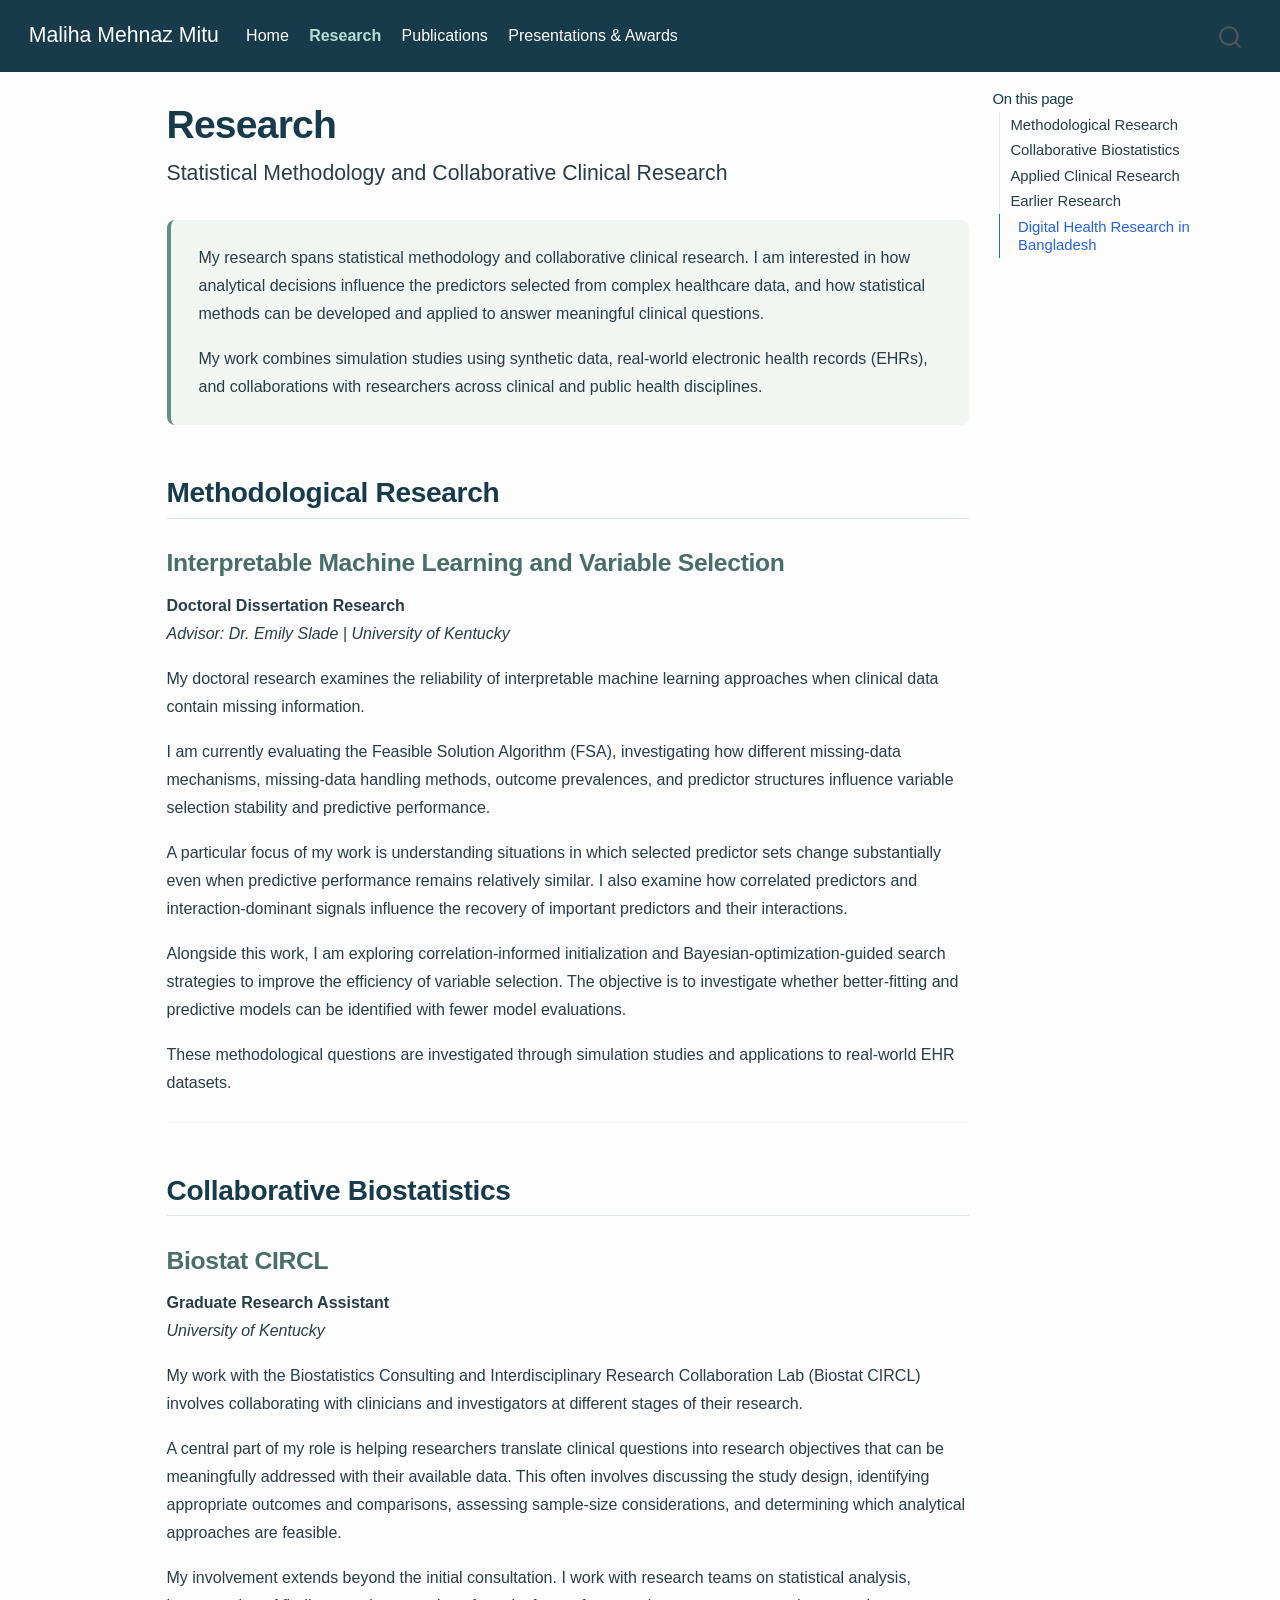
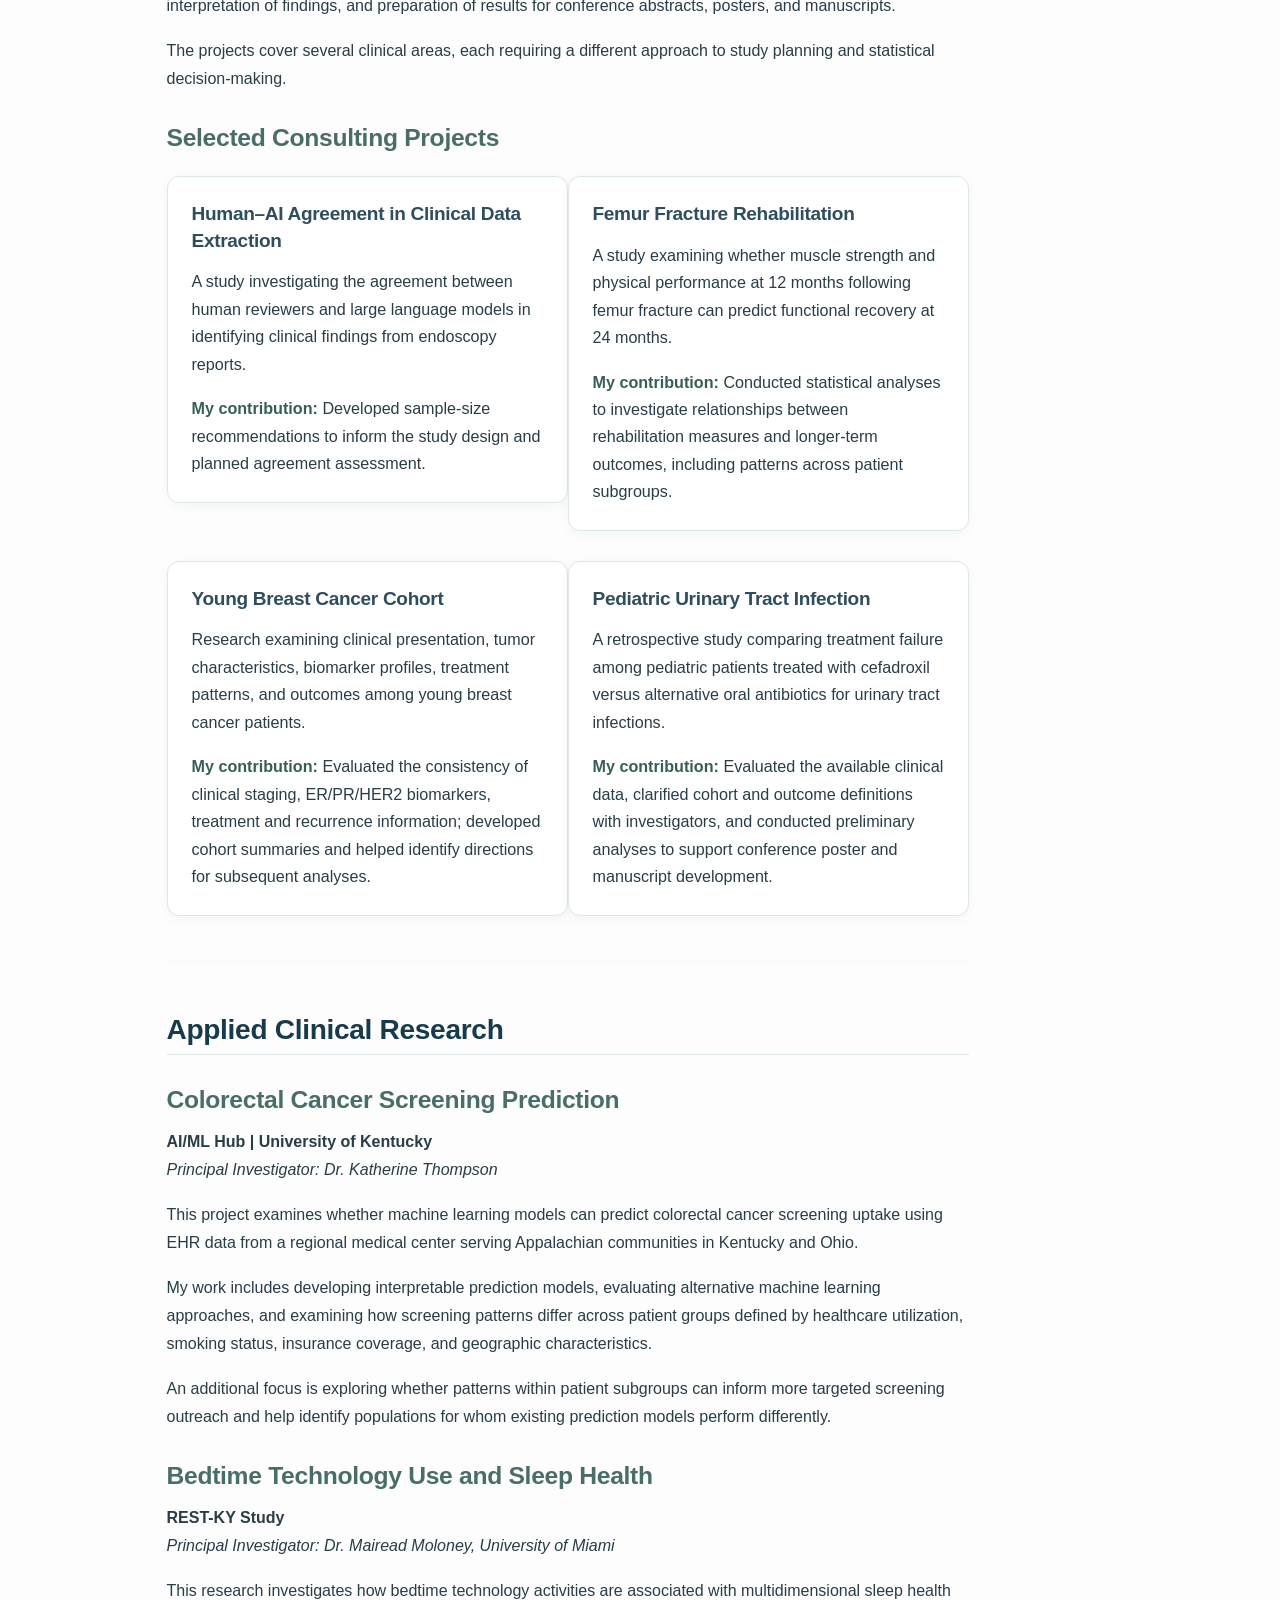
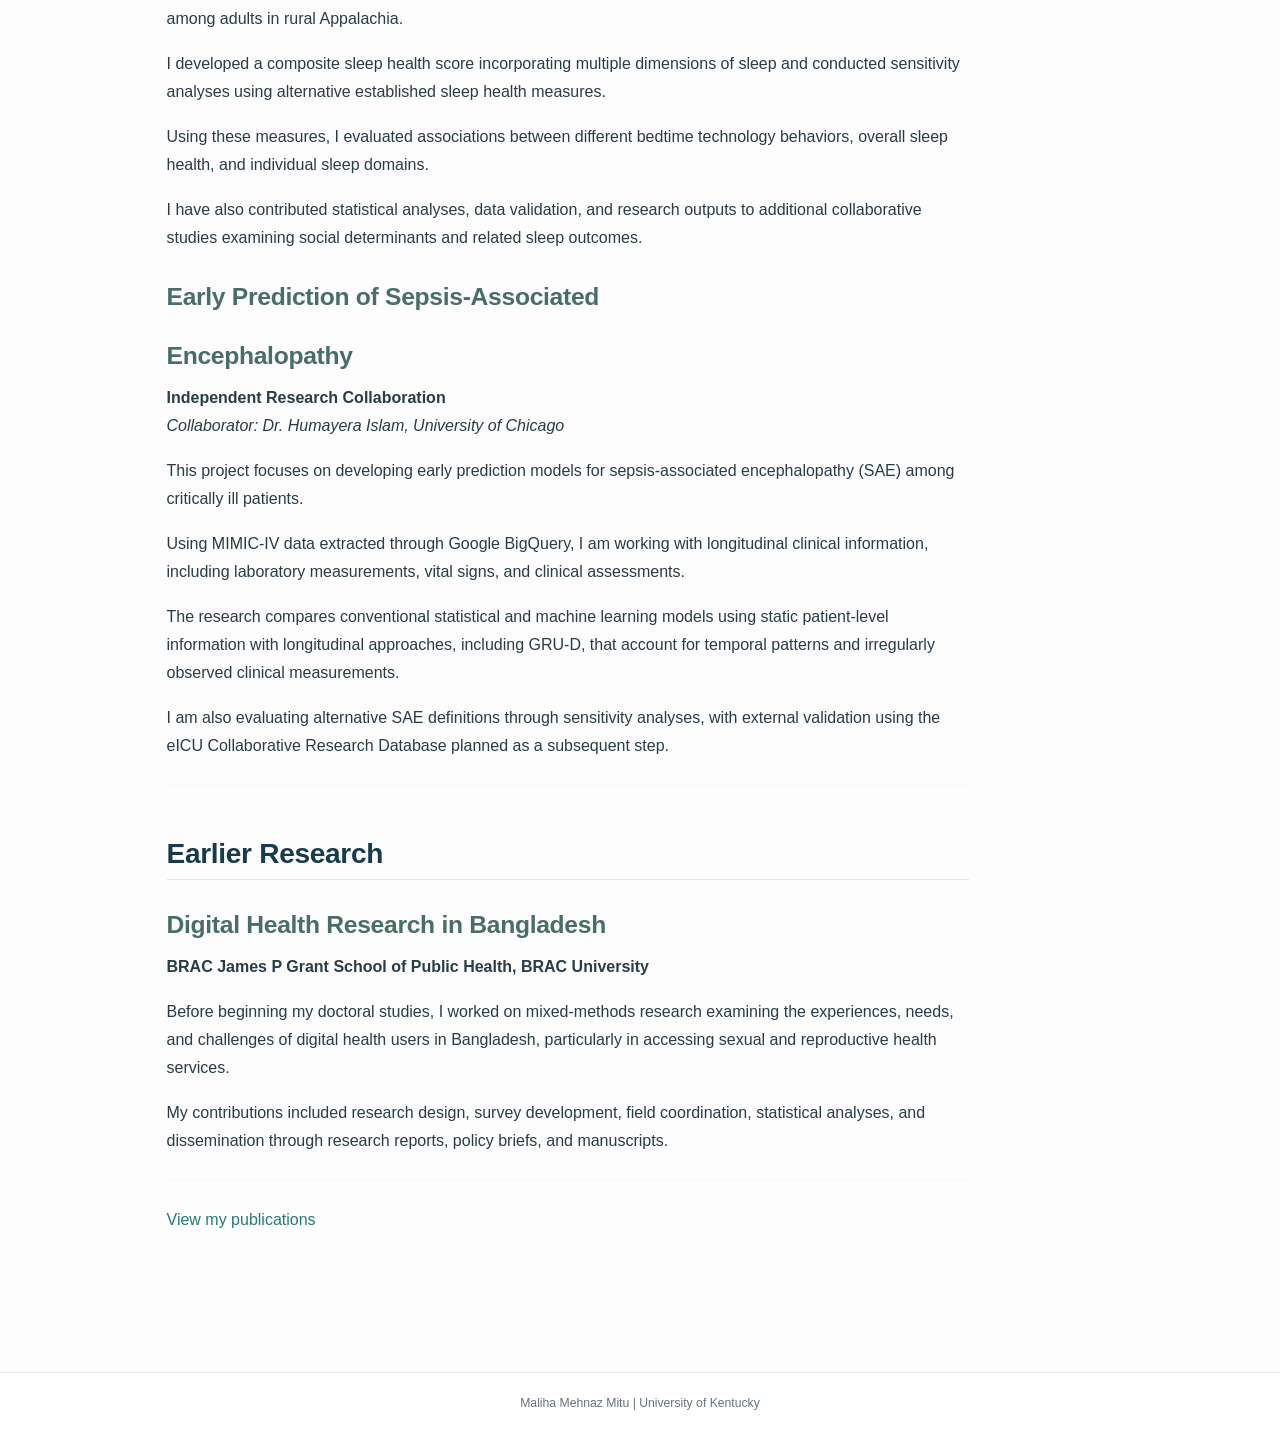
<file: research.html>
<!DOCTYPE html>
<html xmlns="http://www.w3.org/1999/xhtml" lang="en" xml:lang="en"><head>

<meta charset="utf-8">
<meta name="generator" content="quarto-1.7.32">

<meta name="viewport" content="width=device-width, initial-scale=1.0, user-scalable=yes">


<title>Research – Maliha Mehnaz Mitu</title>
<style>
code{white-space: pre-wrap;}
span.smallcaps{font-variant: small-caps;}
div.columns{display: flex; gap: min(4vw, 1.5em);}
div.column{flex: auto; overflow-x: auto;}
div.hanging-indent{margin-left: 1.5em; text-indent: -1.5em;}
ul.task-list{list-style: none;}
ul.task-list li input[type="checkbox"] {
  width: 0.8em;
  margin: 0 0.8em 0.2em -1em; /* quarto-specific, see https://github.com/quarto-dev/quarto-cli/issues/4556 */ 
  vertical-align: middle;
}
</style>


<script src="site_libs/quarto-nav/quarto-nav.js"></script>
<script src="site_libs/quarto-nav/headroom.min.js"></script>
<script src="site_libs/clipboard/clipboard.min.js"></script>
<script src="site_libs/quarto-search/autocomplete.umd.js"></script>
<script src="site_libs/quarto-search/fuse.min.js"></script>
<script src="site_libs/quarto-search/quarto-search.js"></script>
<meta name="quarto:offset" content="./">
<script src="site_libs/quarto-html/quarto.js" type="module"></script>
<script src="site_libs/quarto-html/tabsets/tabsets.js" type="module"></script>
<script src="site_libs/quarto-html/popper.min.js"></script>
<script src="site_libs/quarto-html/tippy.umd.min.js"></script>
<script src="site_libs/quarto-html/anchor.min.js"></script>
<link href="site_libs/quarto-html/tippy.css" rel="stylesheet">
<link href="site_libs/quarto-html/quarto-syntax-highlighting-37eea08aefeeee20ff55810ff984fec1.css" rel="stylesheet" id="quarto-text-highlighting-styles">
<script src="site_libs/bootstrap/bootstrap.min.js"></script>
<link href="site_libs/bootstrap/bootstrap-icons.css" rel="stylesheet">
<link href="site_libs/bootstrap/bootstrap-dfb324f25d9b1687192fa8be62ac8f9c.min.css" rel="stylesheet" append-hash="true" id="quarto-bootstrap" data-mode="light">
<script id="quarto-search-options" type="application/json">{
  "location": "navbar",
  "copy-button": false,
  "collapse-after": 3,
  "panel-placement": "end",
  "type": "overlay",
  "limit": 50,
  "keyboard-shortcut": [
    "f",
    "/",
    "s"
  ],
  "show-item-context": false,
  "language": {
    "search-no-results-text": "No results",
    "search-matching-documents-text": "matching documents",
    "search-copy-link-title": "Copy link to search",
    "search-hide-matches-text": "Hide additional matches",
    "search-more-match-text": "more match in this document",
    "search-more-matches-text": "more matches in this document",
    "search-clear-button-title": "Clear",
    "search-text-placeholder": "",
    "search-detached-cancel-button-title": "Cancel",
    "search-submit-button-title": "Submit",
    "search-label": "Search"
  }
}</script>
<style>html{ scroll-behavior: smooth; }</style>


<link rel="stylesheet" href="styles.css">
</head>

<body class="nav-fixed quarto-light">

<div id="quarto-search-results"></div>
  <header id="quarto-header" class="headroom fixed-top">
    <nav class="navbar navbar-expand-lg " data-bs-theme="dark">
      <div class="navbar-container container-fluid">
      <div class="navbar-brand-container mx-auto">
    <a class="navbar-brand" href="./index.html">
    <span class="navbar-title">Maliha Mehnaz Mitu</span>
    </a>
  </div>
            <div id="quarto-search" class="" title="Search"></div>
          <button class="navbar-toggler" type="button" data-bs-toggle="collapse" data-bs-target="#navbarCollapse" aria-controls="navbarCollapse" role="menu" aria-expanded="false" aria-label="Toggle navigation" onclick="if (window.quartoToggleHeadroom) { window.quartoToggleHeadroom(); }">
  <span class="navbar-toggler-icon"></span>
</button>
          <div class="collapse navbar-collapse" id="navbarCollapse">
            <ul class="navbar-nav navbar-nav-scroll me-auto">
  <li class="nav-item">
    <a class="nav-link" href="./index.html"> 
<span class="menu-text">Home</span></a>
  </li>  
  <li class="nav-item">
    <a class="nav-link active" href="./research.html" aria-current="page"> 
<span class="menu-text">Research</span></a>
  </li>  
  <li class="nav-item">
    <a class="nav-link" href="./publications.html"> 
<span class="menu-text">Publications</span></a>
  </li>  
  <li class="nav-item">
    <a class="nav-link" href="./presentations.html"> 
<span class="menu-text">Presentations &amp; Awards</span></a>
  </li>  
</ul>
          </div> <!-- /navcollapse -->
            <div class="quarto-navbar-tools">
</div>
      </div> <!-- /container-fluid -->
    </nav>
</header>
<!-- content -->
<div id="quarto-content" class="quarto-container page-columns page-rows-contents page-layout-article page-navbar">
<!-- sidebar -->
<!-- margin-sidebar -->
    <div id="quarto-margin-sidebar" class="sidebar margin-sidebar">
        <nav id="TOC" role="doc-toc" class="toc-active">
    <h2 id="toc-title">On this page</h2>
   
  <ul>
  <li><a href="#methodological-research" id="toc-methodological-research" class="nav-link active" data-scroll-target="#methodological-research">Methodological Research</a>
  <ul class="collapse">
  <li><a href="#interpretable-machine-learning-and-variable-selection" id="toc-interpretable-machine-learning-and-variable-selection" class="nav-link" data-scroll-target="#interpretable-machine-learning-and-variable-selection">Interpretable Machine Learning and Variable Selection</a></li>
  </ul></li>
  <li><a href="#collaborative-biostatistics" id="toc-collaborative-biostatistics" class="nav-link" data-scroll-target="#collaborative-biostatistics">Collaborative Biostatistics</a>
  <ul class="collapse">
  <li><a href="#biostat-circl" id="toc-biostat-circl" class="nav-link" data-scroll-target="#biostat-circl">Biostat CIRCL</a></li>
  <li><a href="#selected-consulting-projects" id="toc-selected-consulting-projects" class="nav-link" data-scroll-target="#selected-consulting-projects">Selected Consulting Projects</a></li>
  </ul></li>
  <li><a href="#applied-clinical-research" id="toc-applied-clinical-research" class="nav-link" data-scroll-target="#applied-clinical-research">Applied Clinical Research</a>
  <ul class="collapse">
  <li><a href="#colorectal-cancer-screening-prediction" id="toc-colorectal-cancer-screening-prediction" class="nav-link" data-scroll-target="#colorectal-cancer-screening-prediction">Colorectal Cancer Screening Prediction</a></li>
  <li><a href="#bedtime-technology-use-and-sleep-health" id="toc-bedtime-technology-use-and-sleep-health" class="nav-link" data-scroll-target="#bedtime-technology-use-and-sleep-health">Bedtime Technology Use and Sleep Health</a></li>
  <li><a href="#early-prediction-of-sepsis-associated" id="toc-early-prediction-of-sepsis-associated" class="nav-link" data-scroll-target="#early-prediction-of-sepsis-associated">Early Prediction of Sepsis-Associated</a></li>
  <li><a href="#encephalopathy" id="toc-encephalopathy" class="nav-link" data-scroll-target="#encephalopathy">Encephalopathy</a></li>
  </ul></li>
  <li><a href="#earlier-research" id="toc-earlier-research" class="nav-link" data-scroll-target="#earlier-research">Earlier Research</a>
  <ul class="collapse">
  <li><a href="#digital-health-research-in-bangladesh" id="toc-digital-health-research-in-bangladesh" class="nav-link" data-scroll-target="#digital-health-research-in-bangladesh">Digital Health Research in Bangladesh</a></li>
  </ul></li>
  </ul>
</nav>
    </div>
<!-- main -->
<main class="content" id="quarto-document-content">

<header id="title-block-header" class="quarto-title-block default">
<div class="quarto-title">
<h1 class="title">Research</h1>
<p class="subtitle lead">Statistical Methodology and Collaborative Clinical Research</p>
</div>



<div class="quarto-title-meta">

    
  
    
  </div>
  


</header>


<div class="research-intro">
<p>My research spans statistical methodology and collaborative clinical research. I am interested in how analytical decisions influence the predictors selected from complex healthcare data, and how statistical methods can be developed and applied to answer meaningful clinical questions.</p>
<p>My work combines simulation studies using synthetic data, real-world electronic health records (EHRs), and collaborations with researchers across clinical and public health disciplines.</p>
</div>
<section id="methodological-research" class="level2">
<h2 class="anchored" data-anchor-id="methodological-research">Methodological Research</h2>
<section id="interpretable-machine-learning-and-variable-selection" class="level3">
<h3 class="anchored" data-anchor-id="interpretable-machine-learning-and-variable-selection">Interpretable Machine Learning and Variable Selection</h3>
<p><strong>Doctoral Dissertation Research</strong><br>
<em>Advisor: Dr.&nbsp;Emily Slade | University of Kentucky</em></p>
<p>My doctoral research examines the reliability of interpretable machine learning approaches when clinical data contain missing information.</p>
<p>I am currently evaluating the Feasible Solution Algorithm (FSA), investigating how different missing-data mechanisms, missing-data handling methods, outcome prevalences, and predictor structures influence variable selection stability and predictive performance.</p>
<p>A particular focus of my work is understanding situations in which selected predictor sets change substantially even when predictive performance remains relatively similar. I also examine how correlated predictors and interaction-dominant signals influence the recovery of important predictors and their interactions.</p>
<p>Alongside this work, I am exploring correlation-informed initialization and Bayesian-optimization-guided search strategies to improve the efficiency of variable selection. The objective is to investigate whether better-fitting and predictive models can be identified with fewer model evaluations.</p>
<p>These methodological questions are investigated through simulation studies and applications to real-world EHR datasets.</p>
<hr>
</section>
</section>
<section id="collaborative-biostatistics" class="level2">
<h2 class="anchored" data-anchor-id="collaborative-biostatistics">Collaborative Biostatistics</h2>
<section id="biostat-circl" class="level3">
<h3 class="anchored" data-anchor-id="biostat-circl">Biostat CIRCL</h3>
<p><strong>Graduate Research Assistant</strong><br>
<em>University of Kentucky</em></p>
<p>My work with the Biostatistics Consulting and Interdisciplinary Research Collaboration Lab (Biostat CIRCL) involves collaborating with clinicians and investigators at different stages of their research.</p>
<p>A central part of my role is helping researchers translate clinical questions into research objectives that can be meaningfully addressed with their available data. This often involves discussing the study design, identifying appropriate outcomes and comparisons, assessing sample-size considerations, and determining which analytical approaches are feasible.</p>
<p>My involvement extends beyond the initial consultation. I work with research teams on statistical analysis, interpretation of findings, and preparation of results for conference abstracts, posters, and manuscripts.</p>
<p>The projects cover several clinical areas, each requiring a different approach to study planning and statistical decision-making.</p>
</section>
<section id="selected-consulting-projects" class="level3">
<h3 class="anchored" data-anchor-id="selected-consulting-projects">Selected Consulting Projects</h3>
</section>
<div class="columns">
<div class="column" style="width:50%;">
<section id="humanai-agreement-in-clinical-data-extraction" class="level3 research-card">
<h3 class="anchored" data-anchor-id="humanai-agreement-in-clinical-data-extraction">Human–AI Agreement in Clinical Data Extraction</h3>
<p>A study investigating the agreement between human reviewers and large language models in identifying clinical findings from endoscopy reports.</p>
<p><strong>My contribution:</strong> Developed sample-size recommendations to inform the study design and planned agreement assessment.</p>
</section>
</div><div class="column" style="width:50%;">
<section id="femur-fracture-rehabilitation" class="level3 research-card">
<h3 class="anchored" data-anchor-id="femur-fracture-rehabilitation">Femur Fracture Rehabilitation</h3>
<p>A study examining whether muscle strength and physical performance at 12 months following femur fracture can predict functional recovery at 24 months.</p>
<p><strong>My contribution:</strong> Conducted statistical analyses to investigate relationships between rehabilitation measures and longer-term outcomes, including patterns across patient subgroups.</p>
</section>
</div>
</div>
<div class="columns">
<div class="column" style="width:50%;">
<section id="young-breast-cancer-cohort" class="level3 research-card">
<h3 class="anchored" data-anchor-id="young-breast-cancer-cohort">Young Breast Cancer Cohort</h3>
<p>Research examining clinical presentation, tumor characteristics, biomarker profiles, treatment patterns, and outcomes among young breast cancer patients.</p>
<p><strong>My contribution:</strong> Evaluated the consistency of clinical staging, ER/PR/HER2 biomarkers, treatment and recurrence information; developed cohort summaries and helped identify directions for subsequent analyses.</p>
</section>
</div><div class="column" style="width:50%;">
<section id="pediatric-urinary-tract-infection" class="level3 research-card">
<h3 class="anchored" data-anchor-id="pediatric-urinary-tract-infection">Pediatric Urinary Tract Infection</h3>
<p>A retrospective study comparing treatment failure among pediatric patients treated with cefadroxil versus alternative oral antibiotics for urinary tract infections.</p>
<p><strong>My contribution:</strong> Evaluated the available clinical data, clarified cohort and outcome definitions with investigators, and conducted preliminary analyses to support conference poster and manuscript development.</p>
</section>
</div>
</div>
<hr>
</section>
<section id="applied-clinical-research" class="level2">
<h2 class="anchored" data-anchor-id="applied-clinical-research">Applied Clinical Research</h2>
<section id="colorectal-cancer-screening-prediction" class="level3">
<h3 class="anchored" data-anchor-id="colorectal-cancer-screening-prediction">Colorectal Cancer Screening Prediction</h3>
<p><strong>AI/ML Hub | University of Kentucky</strong><br>
<em>Principal Investigator: Dr.&nbsp;Katherine Thompson</em></p>
<p>This project examines whether machine learning models can predict colorectal cancer screening uptake using EHR data from a regional medical center serving Appalachian communities in Kentucky and Ohio.</p>
<p>My work includes developing interpretable prediction models, evaluating alternative machine learning approaches, and examining how screening patterns differ across patient groups defined by healthcare utilization, smoking status, insurance coverage, and geographic characteristics.</p>
<p>An additional focus is exploring whether patterns within patient subgroups can inform more targeted screening outreach and help identify populations for whom existing prediction models perform differently.</p>
</section>
<section id="bedtime-technology-use-and-sleep-health" class="level3">
<h3 class="anchored" data-anchor-id="bedtime-technology-use-and-sleep-health">Bedtime Technology Use and Sleep Health</h3>
<p><strong>REST-KY Study</strong><br>
<em>Principal Investigator: Dr.&nbsp;Mairead Moloney, University of Miami</em></p>
<p>This research investigates how bedtime technology activities are associated with multidimensional sleep health among adults in rural Appalachia.</p>
<p>I developed a composite sleep health score incorporating multiple dimensions of sleep and conducted sensitivity analyses using alternative established sleep health measures.</p>
<p>Using these measures, I evaluated associations between different bedtime technology behaviors, overall sleep health, and individual sleep domains.</p>
<p>I have also contributed statistical analyses, data validation, and research outputs to additional collaborative studies examining social determinants and related sleep outcomes.</p>
</section>
<section id="early-prediction-of-sepsis-associated" class="level3">
<h3 class="anchored" data-anchor-id="early-prediction-of-sepsis-associated">Early Prediction of Sepsis-Associated</h3>
</section>
<section id="encephalopathy" class="level3">
<h3 class="anchored" data-anchor-id="encephalopathy">Encephalopathy</h3>
<p><strong>Independent Research Collaboration</strong><br>
<em>Collaborator: Dr.&nbsp;Humayera Islam, University of Chicago</em></p>
<p>This project focuses on developing early prediction models for sepsis-associated encephalopathy (SAE) among critically ill patients.</p>
<p>Using MIMIC-IV data extracted through Google BigQuery, I am working with longitudinal clinical information, including laboratory measurements, vital signs, and clinical assessments.</p>
<p>The research compares conventional statistical and machine learning models using static patient-level information with longitudinal approaches, including GRU-D, that account for temporal patterns and irregularly observed clinical measurements.</p>
<p>I am also evaluating alternative SAE definitions through sensitivity analyses, with external validation using the eICU Collaborative Research Database planned as a subsequent step.</p>
<hr>
</section>
</section>
<section id="earlier-research" class="level2">
<h2 class="anchored" data-anchor-id="earlier-research">Earlier Research</h2>
<section id="digital-health-research-in-bangladesh" class="level3">
<h3 class="anchored" data-anchor-id="digital-health-research-in-bangladesh">Digital Health Research in Bangladesh</h3>
<p><strong>BRAC James P Grant School of Public Health, BRAC University</strong></p>
<p>Before beginning my doctoral studies, I worked on mixed-methods research examining the experiences, needs, and challenges of digital health users in Bangladesh, particularly in accessing sexual and reproductive health services.</p>
<p>My contributions included research design, survey development, field coordination, statistical analyses, and dissemination through research reports, policy briefs, and manuscripts.</p>
<hr>
<p><a href="./publications.html">View my publications</a></p>


</section>
</section>

</main> <!-- /main -->
<script id="quarto-html-after-body" type="application/javascript">
  window.document.addEventListener("DOMContentLoaded", function (event) {
    const icon = "";
    const anchorJS = new window.AnchorJS();
    anchorJS.options = {
      placement: 'right',
      icon: icon
    };
    anchorJS.add('.anchored');
    const isCodeAnnotation = (el) => {
      for (const clz of el.classList) {
        if (clz.startsWith('code-annotation-')) {                     
          return true;
        }
      }
      return false;
    }
    const onCopySuccess = function(e) {
      // button target
      const button = e.trigger;
      // don't keep focus
      button.blur();
      // flash "checked"
      button.classList.add('code-copy-button-checked');
      var currentTitle = button.getAttribute("title");
      button.setAttribute("title", "Copied!");
      let tooltip;
      if (window.bootstrap) {
        button.setAttribute("data-bs-toggle", "tooltip");
        button.setAttribute("data-bs-placement", "left");
        button.setAttribute("data-bs-title", "Copied!");
        tooltip = new bootstrap.Tooltip(button, 
          { trigger: "manual", 
            customClass: "code-copy-button-tooltip",
            offset: [0, -8]});
        tooltip.show();    
      }
      setTimeout(function() {
        if (tooltip) {
          tooltip.hide();
          button.removeAttribute("data-bs-title");
          button.removeAttribute("data-bs-toggle");
          button.removeAttribute("data-bs-placement");
        }
        button.setAttribute("title", currentTitle);
        button.classList.remove('code-copy-button-checked');
      }, 1000);
      // clear code selection
      e.clearSelection();
    }
    const getTextToCopy = function(trigger) {
        const codeEl = trigger.previousElementSibling.cloneNode(true);
        for (const childEl of codeEl.children) {
          if (isCodeAnnotation(childEl)) {
            childEl.remove();
          }
        }
        return codeEl.innerText;
    }
    const clipboard = new window.ClipboardJS('.code-copy-button:not([data-in-quarto-modal])', {
      text: getTextToCopy
    });
    clipboard.on('success', onCopySuccess);
    if (window.document.getElementById('quarto-embedded-source-code-modal')) {
      const clipboardModal = new window.ClipboardJS('.code-copy-button[data-in-quarto-modal]', {
        text: getTextToCopy,
        container: window.document.getElementById('quarto-embedded-source-code-modal')
      });
      clipboardModal.on('success', onCopySuccess);
    }
      var localhostRegex = new RegExp(/^(?:http|https):\/\/localhost\:?[0-9]*\//);
      var mailtoRegex = new RegExp(/^mailto:/);
        var filterRegex = new RegExp('/' + window.location.host + '/');
      var isInternal = (href) => {
          return filterRegex.test(href) || localhostRegex.test(href) || mailtoRegex.test(href);
      }
      // Inspect non-navigation links and adorn them if external
     var links = window.document.querySelectorAll('a[href]:not(.nav-link):not(.navbar-brand):not(.toc-action):not(.sidebar-link):not(.sidebar-item-toggle):not(.pagination-link):not(.no-external):not([aria-hidden]):not(.dropdown-item):not(.quarto-navigation-tool):not(.about-link)');
      for (var i=0; i<links.length; i++) {
        const link = links[i];
        if (!isInternal(link.href)) {
          // undo the damage that might have been done by quarto-nav.js in the case of
          // links that we want to consider external
          if (link.dataset.originalHref !== undefined) {
            link.href = link.dataset.originalHref;
          }
        }
      }
    function tippyHover(el, contentFn, onTriggerFn, onUntriggerFn) {
      const config = {
        allowHTML: true,
        maxWidth: 500,
        delay: 100,
        arrow: false,
        appendTo: function(el) {
            return el.parentElement;
        },
        interactive: true,
        interactiveBorder: 10,
        theme: 'quarto',
        placement: 'bottom-start',
      };
      if (contentFn) {
        config.content = contentFn;
      }
      if (onTriggerFn) {
        config.onTrigger = onTriggerFn;
      }
      if (onUntriggerFn) {
        config.onUntrigger = onUntriggerFn;
      }
      window.tippy(el, config); 
    }
    const noterefs = window.document.querySelectorAll('a[role="doc-noteref"]');
    for (var i=0; i<noterefs.length; i++) {
      const ref = noterefs[i];
      tippyHover(ref, function() {
        // use id or data attribute instead here
        let href = ref.getAttribute('data-footnote-href') || ref.getAttribute('href');
        try { href = new URL(href).hash; } catch {}
        const id = href.replace(/^#\/?/, "");
        const note = window.document.getElementById(id);
        if (note) {
          return note.innerHTML;
        } else {
          return "";
        }
      });
    }
    const xrefs = window.document.querySelectorAll('a.quarto-xref');
    const processXRef = (id, note) => {
      // Strip column container classes
      const stripColumnClz = (el) => {
        el.classList.remove("page-full", "page-columns");
        if (el.children) {
          for (const child of el.children) {
            stripColumnClz(child);
          }
        }
      }
      stripColumnClz(note)
      if (id === null || id.startsWith('sec-')) {
        // Special case sections, only their first couple elements
        const container = document.createElement("div");
        if (note.children && note.children.length > 2) {
          container.appendChild(note.children[0].cloneNode(true));
          for (let i = 1; i < note.children.length; i++) {
            const child = note.children[i];
            if (child.tagName === "P" && child.innerText === "") {
              continue;
            } else {
              container.appendChild(child.cloneNode(true));
              break;
            }
          }
          if (window.Quarto?.typesetMath) {
            window.Quarto.typesetMath(container);
          }
          return container.innerHTML
        } else {
          if (window.Quarto?.typesetMath) {
            window.Quarto.typesetMath(note);
          }
          return note.innerHTML;
        }
      } else {
        // Remove any anchor links if they are present
        const anchorLink = note.querySelector('a.anchorjs-link');
        if (anchorLink) {
          anchorLink.remove();
        }
        if (window.Quarto?.typesetMath) {
          window.Quarto.typesetMath(note);
        }
        if (note.classList.contains("callout")) {
          return note.outerHTML;
        } else {
          return note.innerHTML;
        }
      }
    }
    for (var i=0; i<xrefs.length; i++) {
      const xref = xrefs[i];
      tippyHover(xref, undefined, function(instance) {
        instance.disable();
        let url = xref.getAttribute('href');
        let hash = undefined; 
        if (url.startsWith('#')) {
          hash = url;
        } else {
          try { hash = new URL(url).hash; } catch {}
        }
        if (hash) {
          const id = hash.replace(/^#\/?/, "");
          const note = window.document.getElementById(id);
          if (note !== null) {
            try {
              const html = processXRef(id, note.cloneNode(true));
              instance.setContent(html);
            } finally {
              instance.enable();
              instance.show();
            }
          } else {
            // See if we can fetch this
            fetch(url.split('#')[0])
            .then(res => res.text())
            .then(html => {
              const parser = new DOMParser();
              const htmlDoc = parser.parseFromString(html, "text/html");
              const note = htmlDoc.getElementById(id);
              if (note !== null) {
                const html = processXRef(id, note);
                instance.setContent(html);
              } 
            }).finally(() => {
              instance.enable();
              instance.show();
            });
          }
        } else {
          // See if we can fetch a full url (with no hash to target)
          // This is a special case and we should probably do some content thinning / targeting
          fetch(url)
          .then(res => res.text())
          .then(html => {
            const parser = new DOMParser();
            const htmlDoc = parser.parseFromString(html, "text/html");
            const note = htmlDoc.querySelector('main.content');
            if (note !== null) {
              // This should only happen for chapter cross references
              // (since there is no id in the URL)
              // remove the first header
              if (note.children.length > 0 && note.children[0].tagName === "HEADER") {
                note.children[0].remove();
              }
              const html = processXRef(null, note);
              instance.setContent(html);
            } 
          }).finally(() => {
            instance.enable();
            instance.show();
          });
        }
      }, function(instance) {
      });
    }
        let selectedAnnoteEl;
        const selectorForAnnotation = ( cell, annotation) => {
          let cellAttr = 'data-code-cell="' + cell + '"';
          let lineAttr = 'data-code-annotation="' +  annotation + '"';
          const selector = 'span[' + cellAttr + '][' + lineAttr + ']';
          return selector;
        }
        const selectCodeLines = (annoteEl) => {
          const doc = window.document;
          const targetCell = annoteEl.getAttribute("data-target-cell");
          const targetAnnotation = annoteEl.getAttribute("data-target-annotation");
          const annoteSpan = window.document.querySelector(selectorForAnnotation(targetCell, targetAnnotation));
          const lines = annoteSpan.getAttribute("data-code-lines").split(",");
          const lineIds = lines.map((line) => {
            return targetCell + "-" + line;
          })
          let top = null;
          let height = null;
          let parent = null;
          if (lineIds.length > 0) {
              //compute the position of the single el (top and bottom and make a div)
              const el = window.document.getElementById(lineIds[0]);
              top = el.offsetTop;
              height = el.offsetHeight;
              parent = el.parentElement.parentElement;
            if (lineIds.length > 1) {
              const lastEl = window.document.getElementById(lineIds[lineIds.length - 1]);
              const bottom = lastEl.offsetTop + lastEl.offsetHeight;
              height = bottom - top;
            }
            if (top !== null && height !== null && parent !== null) {
              // cook up a div (if necessary) and position it 
              let div = window.document.getElementById("code-annotation-line-highlight");
              if (div === null) {
                div = window.document.createElement("div");
                div.setAttribute("id", "code-annotation-line-highlight");
                div.style.position = 'absolute';
                parent.appendChild(div);
              }
              div.style.top = top - 2 + "px";
              div.style.height = height + 4 + "px";
              div.style.left = 0;
              let gutterDiv = window.document.getElementById("code-annotation-line-highlight-gutter");
              if (gutterDiv === null) {
                gutterDiv = window.document.createElement("div");
                gutterDiv.setAttribute("id", "code-annotation-line-highlight-gutter");
                gutterDiv.style.position = 'absolute';
                const codeCell = window.document.getElementById(targetCell);
                const gutter = codeCell.querySelector('.code-annotation-gutter');
                gutter.appendChild(gutterDiv);
              }
              gutterDiv.style.top = top - 2 + "px";
              gutterDiv.style.height = height + 4 + "px";
            }
            selectedAnnoteEl = annoteEl;
          }
        };
        const unselectCodeLines = () => {
          const elementsIds = ["code-annotation-line-highlight", "code-annotation-line-highlight-gutter"];
          elementsIds.forEach((elId) => {
            const div = window.document.getElementById(elId);
            if (div) {
              div.remove();
            }
          });
          selectedAnnoteEl = undefined;
        };
          // Handle positioning of the toggle
      window.addEventListener(
        "resize",
        throttle(() => {
          elRect = undefined;
          if (selectedAnnoteEl) {
            selectCodeLines(selectedAnnoteEl);
          }
        }, 10)
      );
      function throttle(fn, ms) {
      let throttle = false;
      let timer;
        return (...args) => {
          if(!throttle) { // first call gets through
              fn.apply(this, args);
              throttle = true;
          } else { // all the others get throttled
              if(timer) clearTimeout(timer); // cancel #2
              timer = setTimeout(() => {
                fn.apply(this, args);
                timer = throttle = false;
              }, ms);
          }
        };
      }
        // Attach click handler to the DT
        const annoteDls = window.document.querySelectorAll('dt[data-target-cell]');
        for (const annoteDlNode of annoteDls) {
          annoteDlNode.addEventListener('click', (event) => {
            const clickedEl = event.target;
            if (clickedEl !== selectedAnnoteEl) {
              unselectCodeLines();
              const activeEl = window.document.querySelector('dt[data-target-cell].code-annotation-active');
              if (activeEl) {
                activeEl.classList.remove('code-annotation-active');
              }
              selectCodeLines(clickedEl);
              clickedEl.classList.add('code-annotation-active');
            } else {
              // Unselect the line
              unselectCodeLines();
              clickedEl.classList.remove('code-annotation-active');
            }
          });
        }
    const findCites = (el) => {
      const parentEl = el.parentElement;
      if (parentEl) {
        const cites = parentEl.dataset.cites;
        if (cites) {
          return {
            el,
            cites: cites.split(' ')
          };
        } else {
          return findCites(el.parentElement)
        }
      } else {
        return undefined;
      }
    };
    var bibliorefs = window.document.querySelectorAll('a[role="doc-biblioref"]');
    for (var i=0; i<bibliorefs.length; i++) {
      const ref = bibliorefs[i];
      const citeInfo = findCites(ref);
      if (citeInfo) {
        tippyHover(citeInfo.el, function() {
          var popup = window.document.createElement('div');
          citeInfo.cites.forEach(function(cite) {
            var citeDiv = window.document.createElement('div');
            citeDiv.classList.add('hanging-indent');
            citeDiv.classList.add('csl-entry');
            var biblioDiv = window.document.getElementById('ref-' + cite);
            if (biblioDiv) {
              citeDiv.innerHTML = biblioDiv.innerHTML;
            }
            popup.appendChild(citeDiv);
          });
          return popup.innerHTML;
        });
      }
    }
  });
  </script>
</div> <!-- /content -->
<footer class="footer">
  <div class="nav-footer">
    <div class="nav-footer-left">
      &nbsp;
    </div>   
    <div class="nav-footer-center">
<p>Maliha Mehnaz Mitu | University of Kentucky</p>
</div>
    <div class="nav-footer-right">
      &nbsp;
    </div>
  </div>
</footer>




<script src="site_libs/quarto-html/zenscroll-min.js"></script>
</body></html>
</file>
<file: site_libs/quarto-html/tippy.css>
.tippy-box[data-animation=fade][data-state=hidden]{opacity:0}[data-tippy-root]{max-width:calc(100vw - 10px)}.tippy-box{position:relative;background-color:#333;color:#fff;border-radius:4px;font-size:14px;line-height:1.4;white-space:normal;outline:0;transition-property:transform,visibility,opacity}.tippy-box[data-placement^=top]>.tippy-arrow{bottom:0}.tippy-box[data-placement^=top]>.tippy-arrow:before{bottom:-7px;left:0;border-width:8px 8px 0;border-top-color:initial;transform-origin:center top}.tippy-box[data-placement^=bottom]>.tippy-arrow{top:0}.tippy-box[data-placement^=bottom]>.tippy-arrow:before{top:-7px;left:0;border-width:0 8px 8px;border-bottom-color:initial;transform-origin:center bottom}.tippy-box[data-placement^=left]>.tippy-arrow{right:0}.tippy-box[data-placement^=left]>.tippy-arrow:before{border-width:8px 0 8px 8px;border-left-color:initial;right:-7px;transform-origin:center left}.tippy-box[data-placement^=right]>.tippy-arrow{left:0}.tippy-box[data-placement^=right]>.tippy-arrow:before{left:-7px;border-width:8px 8px 8px 0;border-right-color:initial;transform-origin:center right}.tippy-box[data-inertia][data-state=visible]{transition-timing-function:cubic-bezier(.54,1.5,.38,1.11)}.tippy-arrow{width:16px;height:16px;color:#333}.tippy-arrow:before{content:"";position:absolute;border-color:transparent;border-style:solid}.tippy-content{position:relative;padding:5px 9px;z-index:1}
</file>
<file: site_libs/quarto-html/quarto-syntax-highlighting-37eea08aefeeee20ff55810ff984fec1.css>
/* quarto syntax highlight colors */
:root {
  --quarto-hl-ot-color: #003B4F;
  --quarto-hl-at-color: #657422;
  --quarto-hl-ss-color: #20794D;
  --quarto-hl-an-color: #5E5E5E;
  --quarto-hl-fu-color: #4758AB;
  --quarto-hl-st-color: #20794D;
  --quarto-hl-cf-color: #003B4F;
  --quarto-hl-op-color: #5E5E5E;
  --quarto-hl-er-color: #AD0000;
  --quarto-hl-bn-color: #AD0000;
  --quarto-hl-al-color: #AD0000;
  --quarto-hl-va-color: #111111;
  --quarto-hl-bu-color: inherit;
  --quarto-hl-ex-color: inherit;
  --quarto-hl-pp-color: #AD0000;
  --quarto-hl-in-color: #5E5E5E;
  --quarto-hl-vs-color: #20794D;
  --quarto-hl-wa-color: #5E5E5E;
  --quarto-hl-do-color: #5E5E5E;
  --quarto-hl-im-color: #00769E;
  --quarto-hl-ch-color: #20794D;
  --quarto-hl-dt-color: #AD0000;
  --quarto-hl-fl-color: #AD0000;
  --quarto-hl-co-color: #5E5E5E;
  --quarto-hl-cv-color: #5E5E5E;
  --quarto-hl-cn-color: #8f5902;
  --quarto-hl-sc-color: #5E5E5E;
  --quarto-hl-dv-color: #AD0000;
  --quarto-hl-kw-color: #003B4F;
}

/* other quarto variables */
:root {
  --quarto-font-monospace: SFMono-Regular, Menlo, Monaco, Consolas, "Liberation Mono", "Courier New", monospace;
}

/* syntax highlight based on Pandoc's rules */
pre > code.sourceCode > span {
  color: #003B4F;
}

code.sourceCode > span {
  color: #003B4F;
}

div.sourceCode,
div.sourceCode pre.sourceCode {
  color: #003B4F;
}

/* Normal */
code span {
  color: #003B4F;
}

/* Alert */
code span.al {
  color: #AD0000;
  font-style: inherit;
}

/* Annotation */
code span.an {
  color: #5E5E5E;
  font-style: inherit;
}

/* Attribute */
code span.at {
  color: #657422;
  font-style: inherit;
}

/* BaseN */
code span.bn {
  color: #AD0000;
  font-style: inherit;
}

/* BuiltIn */
code span.bu {
  font-style: inherit;
}

/* ControlFlow */
code span.cf {
  color: #003B4F;
  font-weight: bold;
  font-style: inherit;
}

/* Char */
code span.ch {
  color: #20794D;
  font-style: inherit;
}

/* Constant */
code span.cn {
  color: #8f5902;
  font-style: inherit;
}

/* Comment */
code span.co {
  color: #5E5E5E;
  font-style: inherit;
}

/* CommentVar */
code span.cv {
  color: #5E5E5E;
  font-style: italic;
}

/* Documentation */
code span.do {
  color: #5E5E5E;
  font-style: italic;
}

/* DataType */
code span.dt {
  color: #AD0000;
  font-style: inherit;
}

/* DecVal */
code span.dv {
  color: #AD0000;
  font-style: inherit;
}

/* Error */
code span.er {
  color: #AD0000;
  font-style: inherit;
}

/* Extension */
code span.ex {
  font-style: inherit;
}

/* Float */
code span.fl {
  color: #AD0000;
  font-style: inherit;
}

/* Function */
code span.fu {
  color: #4758AB;
  font-style: inherit;
}

/* Import */
code span.im {
  color: #00769E;
  font-style: inherit;
}

/* Information */
code span.in {
  color: #5E5E5E;
  font-style: inherit;
}

/* Keyword */
code span.kw {
  color: #003B4F;
  font-weight: bold;
  font-style: inherit;
}

/* Operator */
code span.op {
  color: #5E5E5E;
  font-style: inherit;
}

/* Other */
code span.ot {
  color: #003B4F;
  font-style: inherit;
}

/* Preprocessor */
code span.pp {
  color: #AD0000;
  font-style: inherit;
}

/* SpecialChar */
code span.sc {
  color: #5E5E5E;
  font-style: inherit;
}

/* SpecialString */
code span.ss {
  color: #20794D;
  font-style: inherit;
}

/* String */
code span.st {
  color: #20794D;
  font-style: inherit;
}

/* Variable */
code span.va {
  color: #111111;
  font-style: inherit;
}

/* VerbatimString */
code span.vs {
  color: #20794D;
  font-style: inherit;
}

/* Warning */
code span.wa {
  color: #5E5E5E;
  font-style: italic;
}

.prevent-inlining {
  content: "</";
}

/*# sourceMappingURL=27d3d809615f7771493d095567f04340.css.map */
</file>
<file: styles.css>
/* ======================================================
   MALIHA MEHNAZ MITU
   PERSONAL ACADEMIC WEBSITE
   Main Stylesheet
   ====================================================== */


/* ======================================================
   1. GENERAL WEBSITE APPEARANCE
   ====================================================== */

body {
  background-color: #FCFDFC;
  color: #293D47;
  font-family: "Segoe UI", Arial, sans-serif;
  font-size: 16px;
  line-height: 1.75;
}

/* Keep text comfortable to read */

p {
  line-height: 1.75;
}

/* Links */

main a {
  color: #267A75;
  text-decoration: none;
}

main a:hover {
  color: #174F4C;
  text-decoration: underline;
}


/* ======================================================
   2. NAVIGATION BAR
   ====================================================== */

.navbar {
  background-color: #183B4C !important;
  padding-top: 12px;
  padding-bottom: 12px;
}

.navbar-brand,
.navbar .nav-link {
  color: #FFFFFF !important;
}

.navbar .nav-link:hover,
.navbar .nav-link:focus {
  color: #B9DDD3 !important;
}

/* Active navigation item */

.navbar .nav-link.active {
  color: #B9DDD3 !important;
  font-weight: 600;
}


/* ======================================================
   3. TYPOGRAPHY AND HEADINGS
   ====================================================== */

h1, h2, h3 {
  color: #183B4C;
  font-weight: 600;
  letter-spacing: -0.3px;
}

h1 {
  font-size: 2.3rem;
  letter-spacing: -0.8px;
  line-height: 1.25;
}

#quarto-document-content h2 {
  margin-top: 3rem;
  margin-bottom: 1.2rem;
  padding-bottom: 8px;
  border-bottom: 1px solid #DDE7E3;
}

#quarto-document-content h3 {
  margin-top: 1.75rem;
  margin-bottom: 0.8rem;
  color: #365E58;
}

/* Section separators */

#quarto-document-content hr {
  border: none;
  border-top: 1px solid #E2EAE6;
  margin: 25px 0;
}


/* ======================================================
   4. HOMEPAGE HERO SECTION
   ====================================================== */

.home-hero {
  background: #F0F5F2;
  border-radius: 16px;
  padding: 42px;
  margin: 20px 0 42px;
}

/* Two-column layout */

.hero-layout {
  display: grid;
  grid-template-columns:
    minmax(0, 1.7fr)
    minmax(0, 1fr);
  gap: 35px;
  align-items: center;
}

.hero-text,
.hero-image {
  min-width: 0;
}

/* Main introduction heading */

#quarto-document-content .hero-text h2 {
  font-family: Georgia, "Times New Roman", serif;
  font-size: 2.45rem;
  font-weight: 500;
  line-height: 1.2;
  color: #183B4C;
  margin-top: 0;
  margin-bottom: 22px;
  padding-bottom: 0;
  border: none;
}

/* Research introduction paragraphs */

.hero-text p {
  font-size: 0.97rem;
  line-height: 1.8;
  color: #384E56;
  margin-bottom: 14px;
}

.hero-text strong {
  color: #183B4C;
}


/* ======================================================
   5. PROFESSIONAL PHOTOGRAPH
   ====================================================== */

.hero-image {
  text-align: center;
}

.hero-image p {
  margin: 0;
}

.hero-image .profile-photo {
  display: block;
  width: 100%;
  max-width: 250px;
  aspect-ratio: 4 / 5;
  object-fit: cover;
  object-position: center 25%;
  border-radius: 14px;
  box-shadow:
    0 10px 30px rgba(24, 59, 76, 0.14);
  margin: 0 auto;
}


/* ======================================================
   6. PROFESSIONAL PROFILE LINKS
   ====================================================== */

.profile-links {
  display: flex;
  flex-wrap: wrap;
  gap: 12px;
  margin-top: 25px;
  align-items: center;
}

.profile-links p {
  margin: 0;
}

.profile-button {
  display: inline-block;
  padding: 9px 18px;
  border: 1px solid #CADCD4;
  border-radius: 30px;
  background: #FFFFFF;
  color: #315D58 !important;
  font-size: 0.88rem;
  font-weight: 600;
  text-decoration: none !important;
  transition:
    background-color 0.2s ease,
    color 0.2s ease,
    transform 0.2s ease;
}

.profile-button:hover {
  background: #315D58;
  border-color: #315D58;
  color: #FFFFFF !important;
  transform: translateY(-2px);
}


/* ======================================================
   7. HOMEPAGE RESEARCH HIGHLIGHTS
   ====================================================== */

.home-highlights {
  display: grid;
  grid-template-columns:
    repeat(2, minmax(0, 1fr));
  gap: 22px;
  margin: 25px 0 45px;
}

.home-highlight {
  background: #FFFFFF;
  border: 1px solid #DBE7E1;
  border-radius: 14px;
  padding: 26px;
  height: 100%;
  box-shadow:
    0 4px 16px rgba(24, 59, 76, 0.04);
  transition:
    transform 0.2s ease,
    box-shadow 0.2s ease;
}

.home-highlight:hover {
  transform: translateY(-4px);
  box-shadow:
    0 8px 22px rgba(24, 59, 76, 0.09);
}

#quarto-document-content .home-highlight h3 {
  color: #183B4C;
  font-size: 1.15rem;
  margin-top: 0;
  margin-bottom: 12px;
}

.home-highlight p {
  font-size: 0.95rem;
}

.home-highlight a {
  color: #267A75;
  font-weight: 600;
}


/* ======================================================
   8. RESEARCH PAGE INTRODUCTION
   ====================================================== */

.research-intro {
  background: #F1F6F3;
  border-left: 4px solid #658D83;
  padding: 24px 28px;
  border-radius: 8px;
  margin-top: 16px;
  margin-bottom: 35px;
  line-height: 1.8;
}

.research-intro p:last-child {
  margin-bottom: 0;
}


/* ======================================================
   9. COLLABORATIVE RESEARCH PROJECT CARDS
   ====================================================== */

.research-card {
  background: #FFFFFF;
  border: 1px solid #DDE8E3;
  border-radius: 12px;
  padding: 24px;
  margin-top: 10px;
  margin-bottom: 20px;
  height: 100%;
  box-shadow:
    0 3px 12px rgba(24, 59, 76, 0.04);
  transition:
    transform 0.2s ease,
    box-shadow 0.2s ease;
}

.research-card:hover {
  transform: translateY(-3px);
  box-shadow:
    0 8px 22px rgba(24, 59, 76, 0.09);
}

#quarto-document-content .research-card h3 {
  font-size: 1.12rem;
  color: #183B4C;
  margin-top: 0;
  margin-bottom: 14px;
  line-height: 1.4;
}

.research-card p {
  font-size: 0.95rem;
  line-height: 1.7;
}

.research-card strong {
  color: #365E58;
}

.research-card p:last-child {
  margin-bottom: 0;
}


/* ======================================================
   10. PUBLICATIONS PAGE INTRODUCTION
   ====================================================== */

.publication-intro {
  max-width: 850px;
  padding: 14px 0 22px;
  color: #526671;
  font-size: 1.02rem;
  line-height: 1.8;
}


/* ======================================================
   11. FEATURED FIRST-AUTHOR PUBLICATION
   ====================================================== */

.featured-publication {
  background: #F1F6F3;
  border: 1px solid #D7E5DF;
  border-left: 4px solid #658D83;
  border-radius: 10px;
  padding: 28px;
  margin: 20px 0 32px;
}

#quarto-document-content .featured-publication h3 {
  color: #183B4C;
  font-size: 1.3rem;
  line-height: 1.4;
  margin-top: 10px;
  margin-bottom: 15px;
}

.featured-publication p:first-child {
  color: #507C79;
  font-size: 0.78rem;
  letter-spacing: 1.1px;
  text-transform: uppercase;
}

.featured-publication p {
  line-height: 1.7;
}

.featured-publication a {
  display: inline-block;
  margin-top: 8px;
  color: #267A75;
  font-weight: 600;
}

.featured-publication a:hover {
  color: #174F4C;
  text-decoration: underline;
}


/* ======================================================
   12. OTHER PUBLICATIONS AND ABSTRACTS
   ====================================================== */

.publication-entry {
  padding: 18px 0 22px;
  border-bottom: 1px solid #E2EAE6;
  margin-bottom: 8px;
}

.publication-entry p:first-child {
  font-size: 1.08rem;
  line-height: 1.5;
  color: #183B4C;
  margin-bottom: 12px;
}

.publication-entry p {
  line-height: 1.7;
  margin-bottom: 8px;
}

.publication-entry em {
  color: #64757A;
}

.publication-entry a {
  color: #267A75;
  font-weight: 600;
}

.publication-entry a:hover {
  color: #174F4C;
  text-decoration: underline;
}


/* ======================================================
   13. INVITED TALK CARDS
   ====================================================== */

.talk-card {
  background: #F1F6F3;
  border: 1px solid #DDE8E3;
  border-left: 4px solid #658D83;
  border-radius: 10px;
  padding: 24px 28px;
  margin: 20px 0;
}

.talk-card p:first-child {
  color: #547C78;
  font-size: 0.76rem;
  letter-spacing: 1px;
  font-weight: 600;
}

#quarto-document-content .talk-card h3 {
  font-size: 1.17rem;
  color: #183B4C;
  line-height: 1.45;
  margin-top: 10px;
  margin-bottom: 12px;
}

.talk-card p {
  line-height: 1.7;
}


/* ======================================================
   14. CONFERENCE PRESENTATIONS
   ====================================================== */

.presentation-entry {
  border-bottom: 1px solid #E3EBE7;
  padding: 14px 0 18px;
  margin-bottom: 8px;
}

.presentation-entry p:first-child {
  font-size: 1.04rem;
  font-weight: 500;
  color: #183B4C;
}

.presentation-entry em {
  color: #547C78;
  font-size: 0.9rem;
}

.presentation-entry p {
  margin-bottom: 7px;
}


/* ======================================================
   15. HONORS AND AWARDS
   ====================================================== */

.award-entry {
  border-left: 2px solid #C9DCD4;
  padding: 6px 0 9px 18px;
  margin: 13px 0;
}

.award-entry p:first-child {
  color: #183B4C;
  font-size: 1.02rem;
  margin-bottom: 5px;
}

.award-entry p:last-child {
  color: #62717A;
  font-size: 0.92rem;
  margin-bottom: 0;
}


/* ======================================================
   16. WEBSITE FOOTER
   ====================================================== */

.nav-footer {
  margin-top: 45px;
  padding-top: 20px;
  padding-bottom: 20px;
  border-top: 1px solid #E2EAE6;
  color: #64757A;
  font-size: 0.87rem;
}


/* ======================================================
   17. TABLET AND MOBILE SCREEN ADJUSTMENTS
   ====================================================== */

/* Tablet and smaller laptop screens */

@media (max-width: 900px) {

  .home-hero {
    padding: 30px;
  }

  .hero-layout {
    grid-template-columns:
      minmax(0, 1.4fr)
      minmax(0, 1fr);
    gap: 24px;
  }

  .hero-image .profile-photo {
    max-width: 230px;
  }

}

/* Mobile phones */

@media (max-width: 768px) {

  body {
    font-size: 15px;
  }

  h1 {
    font-size: 1.8rem;
  }

  .home-hero {
    padding: 24px;
    margin: 15px 0 30px;
  }

  .hero-layout {
    grid-template-columns: 1fr;
    gap: 24px;
  }

  .hero-image {
    grid-row: 1;
  }

  .hero-image .profile-photo {
    max-width: 210px;
  }

  #quarto-document-content .hero-text h2 {
    font-size: 1.9rem;
    margin-bottom: 16px;
  }

  .hero-text p {
    font-size: 0.95rem;
  }

  .profile-links {
    gap: 9px;
  }

  .profile-button {
    padding: 8px 14px;
    font-size: 0.82rem;
  }

  .home-highlights {
    grid-template-columns: 1fr;
    gap: 16px;
  }

  .home-highlight {
    padding: 20px;
  }

  .research-intro {
    padding: 20px;
  }

  .research-card {
    padding: 18px;
    margin-bottom: 16px;
  }

  .featured-publication {
    padding: 20px;
  }

  .talk-card {
    padding: 18px;
  }

  .presentation-entry {
    padding: 12px 0;
  }

  .award-entry {
    padding-left: 13px;
  }

}

/* Homepage final refinements */

.hero-text p {
  line-height: 1.65;
  margin-bottom: 15px;
}

.home-hero {
  padding: 34px;
}

.hero-image .profile-photo {
  max-width: 255px;
}

/* Year labels on presentations page */

.presentation-year {
  color: #658D83;
  font-size: 0.92rem;
  font-weight: 600;
  letter-spacing: 1px;
  margin-top: 28px;
  margin-bottom: 18px;
}

.presentation-year p {
  margin: 0;
}
</file>
